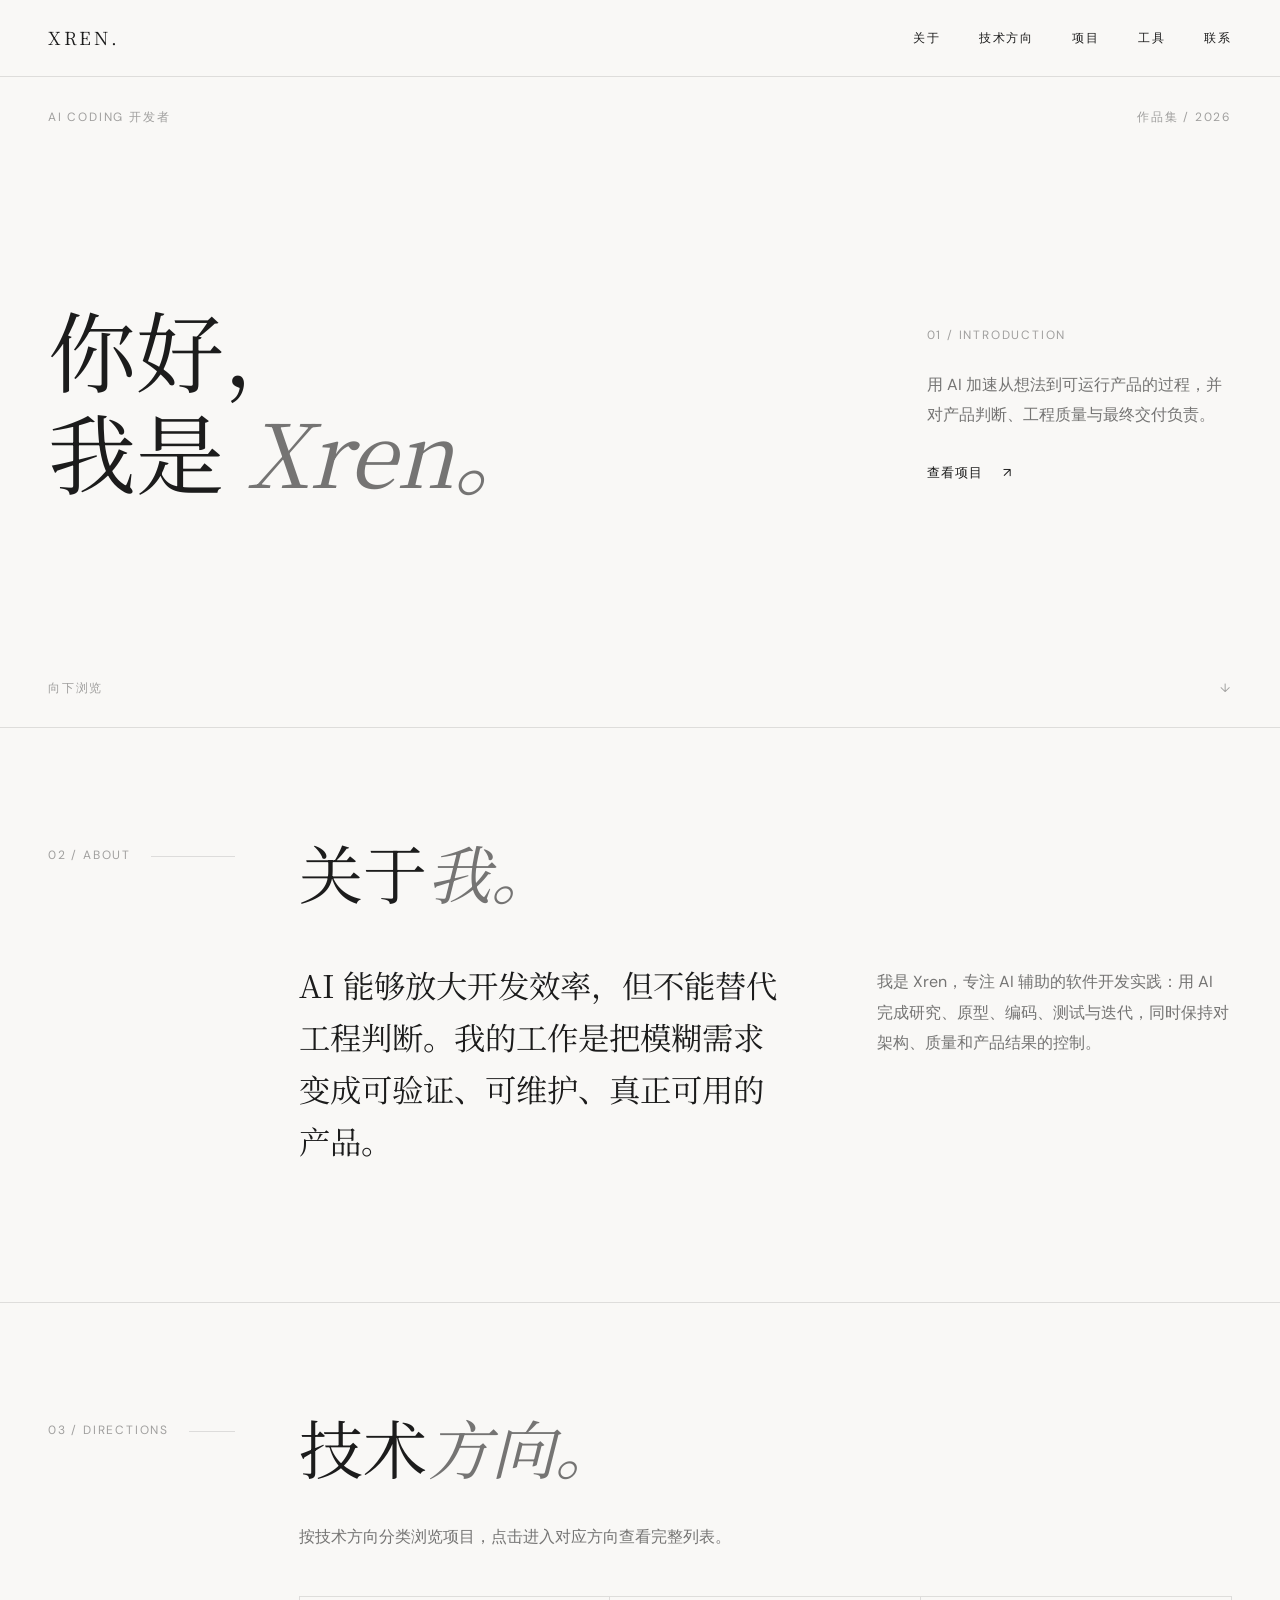
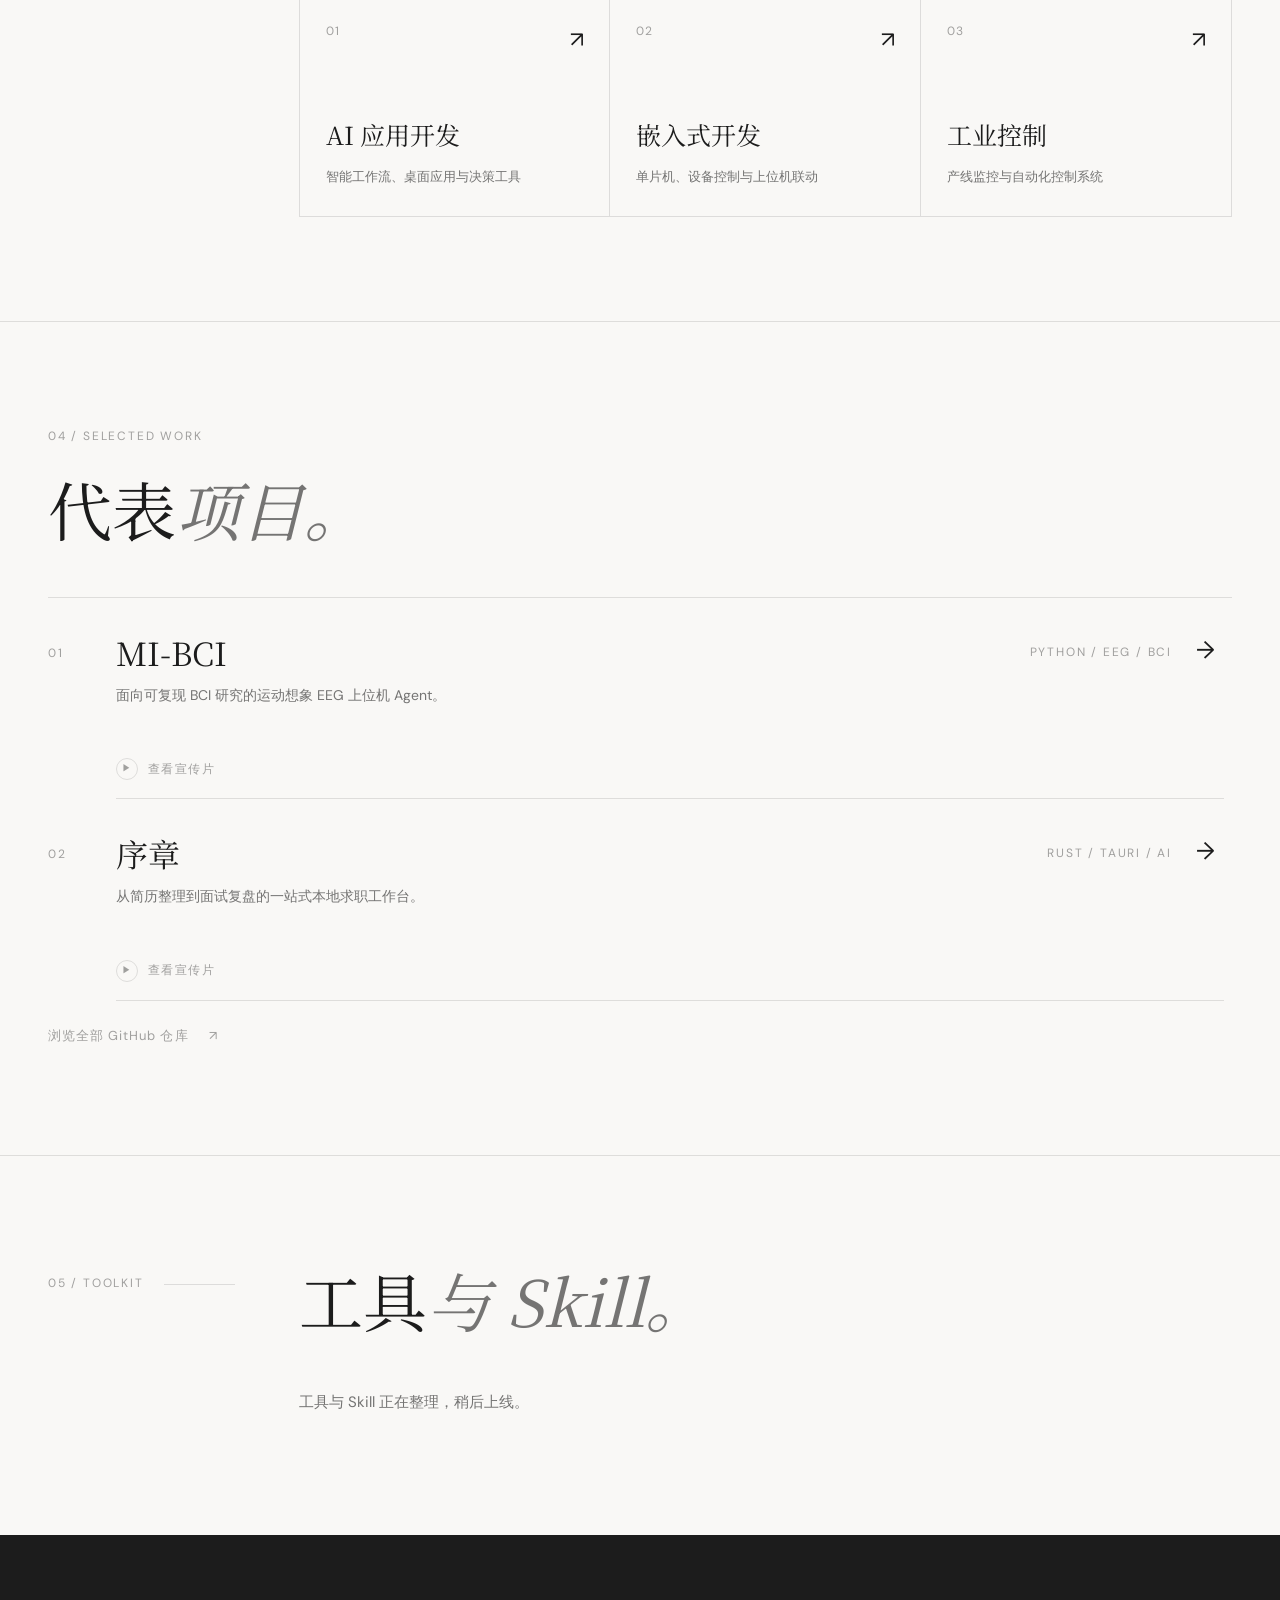
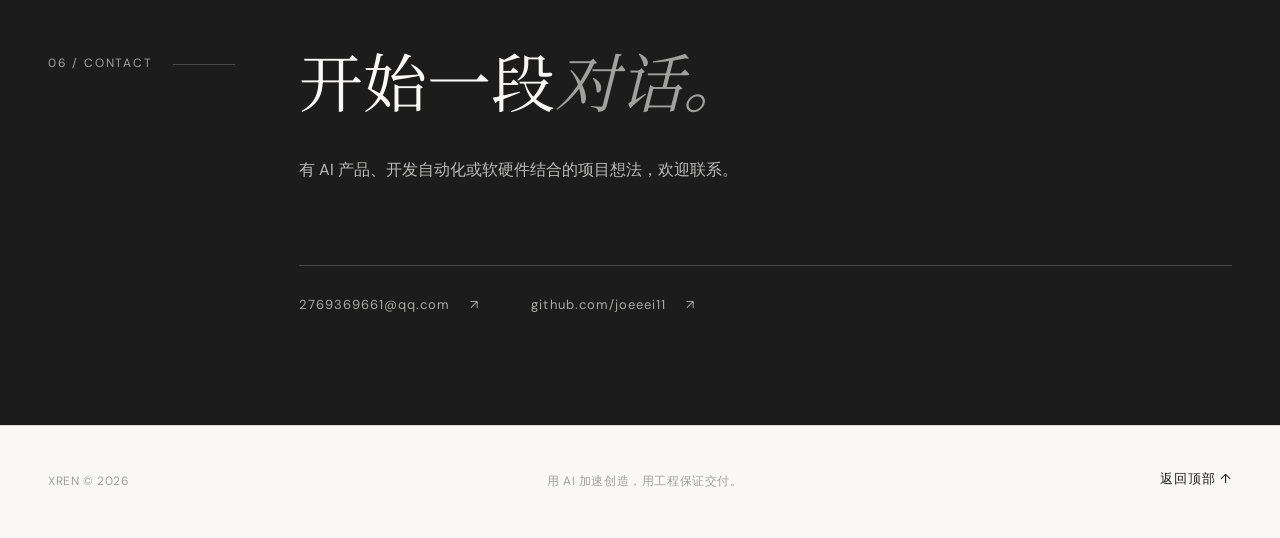
<file: index.html>
<!doctype html>
<html lang="zh-CN">
  <head>
    <meta charset="UTF-8" />
    <meta name="viewport" content="width=device-width, initial-scale=1" />
    <meta name="theme-color" content="#F9F8F6" />
    <meta name="description" content="Xren 的 AI Coding 作品集：从产品定义到可验证交付的开发实践。" />
    <title>Xren | AI Coding 作品集</title>
    <link rel="stylesheet" href="styles.css" />
    <script src="script.js" defer></script>
  </head>
  <body>
    <a class="skip-link" href="#main">跳转到主要内容</a>

    <header class="site-header" id="top">
      <div class="scroll-progress" aria-hidden="true"></div>
      <div class="container header-inner">
        <a class="wordmark" href="#top" aria-label="Xren，返回首页">XREN<span class="wordmark-dot">.</span></a>
        <button class="menu-toggle" type="button" aria-expanded="false" aria-controls="site-nav" aria-label="打开导航菜单">
          <span></span><span></span>
        </button>
        <nav class="site-nav" id="site-nav" aria-label="主导航">
          <a href="#about">关于</a>
          <a href="#focus">技术方向</a>
          <a href="#projects">项目</a>
          <a href="#tools">工具</a>
          <a href="#contact">联系</a>
        </nav>
      </div>
    </header>

    <main id="main">
      <section class="hero container" aria-labelledby="hero-title">
        <div class="hero-meta"><span>AI Coding 开发者</span><span>作品集 / 2026</span></div>
        <div class="hero-body">
          <h1 id="hero-title">你好，<br />我是 <em>Xren。</em></h1>
          <div class="hero-aside">
            <span class="section-index">01 / INTRODUCTION</span>
            <p>用 AI 加速从想法到可运行产品的过程，并对产品判断、工程质量与最终交付负责。</p>
            <a class="text-link" href="#projects">查看项目 <span aria-hidden="true">↗</span></a>
          </div>
        </div>
        <div class="hero-bottom"><span>向下浏览</span><span aria-hidden="true">↓</span></div>
      </section>

      <section class="section about-section" id="about" aria-labelledby="about-title">
        <div class="container section-grid">
          <div class="section-side"><span class="section-index">02 / ABOUT</span><span class="side-rule" aria-hidden="true"></span></div>
          <div class="section-content">
            <h2 id="about-title">关于<span class="italic-muted">我。</span></h2>
            <div class="about-copy">
              <p class="lead">AI 能够放大开发效率，但不能替代工程判断。我的工作是把模糊需求变成可验证、可维护、真正可用的产品。</p>
              <p>我是 Xren，专注 AI 辅助的软件开发实践：用 AI 完成研究、原型、编码、测试与迭代，同时保持对架构、质量和产品结果的控制。</p>
            </div>
          </div>
        </div>
      </section>

      <section class="section focus-section" id="focus" aria-labelledby="focus-title">
        <div class="container section-grid">
          <div class="section-side"><span class="section-index">03 / DIRECTIONS</span><span class="side-rule" aria-hidden="true"></span></div>
          <div class="section-content">
            <h2 id="focus-title">技术<span class="italic-muted">方向。</span></h2>
            <p class="section-intro">按技术方向分类浏览项目，点击进入对应方向查看完整列表。</p>
            <div class="direction-grid">
              <a class="direction-card" href="direction-ai.html">
                <span class="card-index">01</span>
                <strong>AI 应用开发</strong>
                <small>智能工作流、桌面应用与决策工具</small>
                <span class="card-arrow" aria-hidden="true">↗</span>
              </a>
              <a class="direction-card" href="direction-embedded.html">
                <span class="card-index">02</span>
                <strong>嵌入式开发</strong>
                <small>单片机、设备控制与上位机联动</small>
                <span class="card-arrow" aria-hidden="true">↗</span>
              </a>
              <a class="direction-card" href="direction-industrial.html">
                <span class="card-index">03</span>
                <strong>工业控制</strong>
                <small>产线监控与自动化控制系统</small>
                <span class="card-arrow" aria-hidden="true">↗</span>
              </a>
            </div>
          </div>
        </div>
      </section>

      <section class="section projects-section" id="projects" aria-labelledby="projects-title">
        <div class="container">
          <div class="section-heading"><div><span class="section-index">04 / SELECTED WORK</span><h2 id="projects-title">代表<span class="italic-muted">项目。</span></h2></div></div>

          <div class="project-list" aria-label="代表项目列表">

            <a class="project-row project-row--has-preview" href="project-mi-bci.html"><span class="item-number">01</span><div><h3>MI-BCI</h3><p>面向可复现 BCI 研究的运动想象 EEG 上位机 Agent。</p></div><span class="project-category">PYTHON / EEG / BCI</span><span class="project-arrow" aria-hidden="true">→</span></a>
            <div class="project-row-extra">
              <button class="preview-toggle" type="button" aria-expanded="false" aria-controls="preview-mi-bci">
                <span class="preview-toggle-icon" aria-hidden="true">▶</span><span class="toggle-text">查看宣传片</span>
              </button>
              <div class="project-preview" id="preview-mi-bci">
                <div class="project-preview-inner"><div class="project-preview-inner-pad">
                  <figure style="margin:0">
                    <figcaption>MI-BCI 项目宣传片</figcaption>
                    <video controls playsinline preload="none" data-src="assets/mi-bci-promo.mp4" aria-label="MI-BCI 项目宣传片">
                      您的浏览器不支持播放此视频。
                    </video>
                  </figure>
                </div></div>
              </div>
            </div>

            <a class="project-row project-row--has-preview" href="project-careerdesk.html"><span class="item-number">02</span><div><h3>序章</h3><p>从简历整理到面试复盘的一站式本地求职工作台。</p></div><span class="project-category">RUST / TAURI / AI</span><span class="project-arrow" aria-hidden="true">→</span></a>
            <div class="project-row-extra">
              <button class="preview-toggle" type="button" aria-expanded="false" aria-controls="preview-careerdesk">
                <span class="preview-toggle-icon" aria-hidden="true">▶</span><span class="toggle-text">查看宣传片</span>
              </button>
              <div class="project-preview" id="preview-careerdesk">
                <div class="project-preview-inner"><div class="project-preview-inner-pad">
                  <figure style="margin:0">
                    <figcaption>序章项目宣传片</figcaption>
                    <video controls playsinline preload="none" data-src="assets/careerdesk-promo.mp4" aria-label="序章项目宣传片">
                      您的浏览器不支持播放此视频。
                    </video>
                  </figure>
                </div></div>
              </div>
            </div>

          </div>
          <p class="content-note"><a class="text-link" href="https://github.com/joeeei11" target="_blank" rel="noopener noreferrer">浏览全部 GitHub 仓库 <span aria-hidden="true">↗</span></a></p>
        </div>
      </section>

      <section class="section tools-section" id="tools" aria-labelledby="tools-title">
        <div class="container section-grid">
          <div class="section-side"><span class="section-index">05 / TOOLKIT</span><span class="side-rule" aria-hidden="true"></span></div>
          <div class="section-content">
            <h2 id="tools-title">工具<span class="italic-muted">与 Skill。</span></h2>
            <p class="tools-empty-note">工具与 Skill 正在整理，稍后上线。</p>
          </div>
        </div>
      </section>

      <section class="section contact-section" id="contact" aria-labelledby="contact-title">
        <div class="container section-grid">
          <div class="section-side"><span class="section-index">06 / CONTACT</span><span class="side-rule" aria-hidden="true"></span></div>
          <div class="section-content">
            <h2 id="contact-title">开始一段<span class="italic-muted">对话。</span></h2>
            <p class="contact-copy">有 AI 产品、开发自动化或软硬件结合的项目想法，欢迎联系。</p>
            <div class="contact-links"><a class="text-link" href="mailto:2769369661@qq.com">2769369661@qq.com <span aria-hidden="true">↗</span></a><a class="text-link" href="https://github.com/joeeei11" target="_blank" rel="noopener noreferrer">github.com/joeeei11 <span aria-hidden="true">↗</span></a></div>
          </div>
        </div>
      </section>
    </main>

    <footer class="site-footer">
      <div class="container footer-inner"><span>XREN © <span id="year">2026</span></span><span>用 AI 加速创造，用工程保证交付。</span><a class="text-link" href="#top">返回顶部 ↑</a></div>
    </footer>
  </body>
</html>
</file>
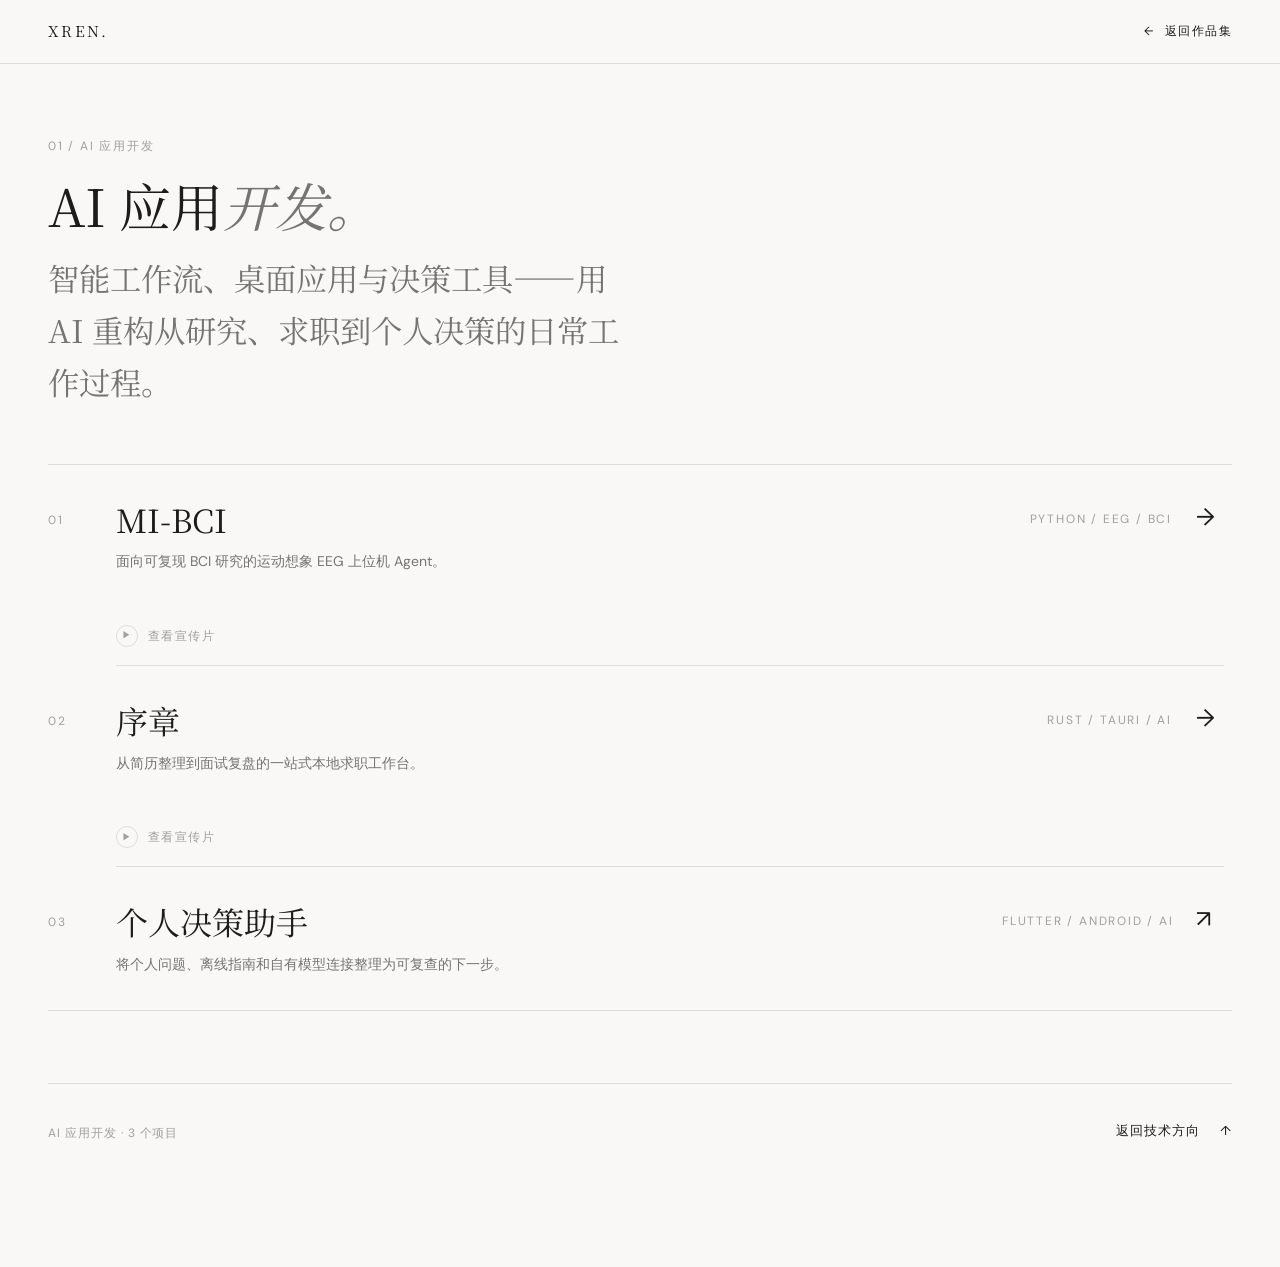
<file: direction-ai.html>
<!doctype html>
<html lang="zh-CN">
  <head>
    <meta charset="UTF-8" />
    <meta name="viewport" content="width=device-width, initial-scale=1" />
    <meta name="theme-color" content="#F9F8F6" />
    <meta name="description" content="AI 应用开发方向：智能工作流、桌面应用与决策工具相关项目。" />
    <title>AI 应用开发 · 技术方向 | Xren</title>
    <link rel="stylesheet" href="styles.css" />
    <script src="script.js" defer></script>
  </head>
  <body class="direction-body">
    <a class="skip-link" href="#main">跳转到主要内容</a>

    <header class="detail-topbar">
      <a class="wordmark" href="index.html" aria-label="Xren，返回首页">XREN<span class="wordmark-dot">.</span></a>
      <a class="back-link" href="index.html#focus"><span aria-hidden="true">←</span>返回作品集</a>
    </header>

    <main class="direction-main" id="main">
      <div class="direction-content">

        <div class="direction-page-header">
          <span class="section-index">01 / AI 应用开发</span>
          <h1>AI 应用<span class="italic-muted">开发。</span></h1>
          <p class="lead">智能工作流、桌面应用与决策工具——用 AI 重构从研究、求职到个人决策的日常工作过程。</p>
        </div>

        <div class="project-list" aria-label="AI 应用开发项目列表">

          <a class="project-row project-row--has-preview" href="project-mi-bci.html"><span class="item-number">01</span><div><h3>MI-BCI</h3><p>面向可复现 BCI 研究的运动想象 EEG 上位机 Agent。</p></div><span class="project-category">PYTHON / EEG / BCI</span><span class="project-arrow" aria-hidden="true">→</span></a>
          <div class="project-row-extra">
            <button class="preview-toggle" type="button" aria-expanded="false" aria-controls="preview-mi-bci">
              <span class="preview-toggle-icon" aria-hidden="true">▶</span><span class="toggle-text">查看宣传片</span>
            </button>
            <div class="project-preview" id="preview-mi-bci">
              <div class="project-preview-inner"><div class="project-preview-inner-pad">
                <figure style="margin:0">
                  <figcaption>MI-BCI 项目宣传片</figcaption>
                  <video controls playsinline preload="none" data-src="assets/mi-bci-promo.mp4" aria-label="MI-BCI 项目宣传片">
                    您的浏览器不支持播放此视频。
                  </video>
                </figure>
              </div></div>
            </div>
          </div>

          <a class="project-row project-row--has-preview" href="project-careerdesk.html"><span class="item-number">02</span><div><h3>序章</h3><p>从简历整理到面试复盘的一站式本地求职工作台。</p></div><span class="project-category">RUST / TAURI / AI</span><span class="project-arrow" aria-hidden="true">→</span></a>
          <div class="project-row-extra">
            <button class="preview-toggle" type="button" aria-expanded="false" aria-controls="preview-careerdesk">
              <span class="preview-toggle-icon" aria-hidden="true">▶</span><span class="toggle-text">查看宣传片</span>
            </button>
            <div class="project-preview" id="preview-careerdesk">
              <div class="project-preview-inner"><div class="project-preview-inner-pad">
                <figure style="margin:0">
                  <figcaption>序章项目宣传片</figcaption>
                  <video controls playsinline preload="none" data-src="assets/careerdesk-promo.mp4" aria-label="序章项目宣传片">
                    您的浏览器不支持播放此视频。
                  </video>
                </figure>
              </div></div>
            </div>
          </div>

          <a class="project-row" href="https://github.com/joeeei11/-" target="_blank" rel="noopener noreferrer"><span class="item-number">03</span><div><h3>个人决策助手</h3><p>将个人问题、离线指南和自有模型连接整理为可复查的下一步。</p></div><span class="project-category">FLUTTER / ANDROID / AI</span><span class="project-arrow" aria-hidden="true">↗</span></a>

        </div>

        <div class="detail-footer-actions">
          <span style="font-size:12px;color:var(--soft);letter-spacing:.08em">AI 应用开发 · 3 个项目</span>
          <a class="text-link" href="index.html#focus">返回技术方向 <span aria-hidden="true">↑</span></a>
        </div>

      </div>
    </main>
  </body>
</html>
</file>
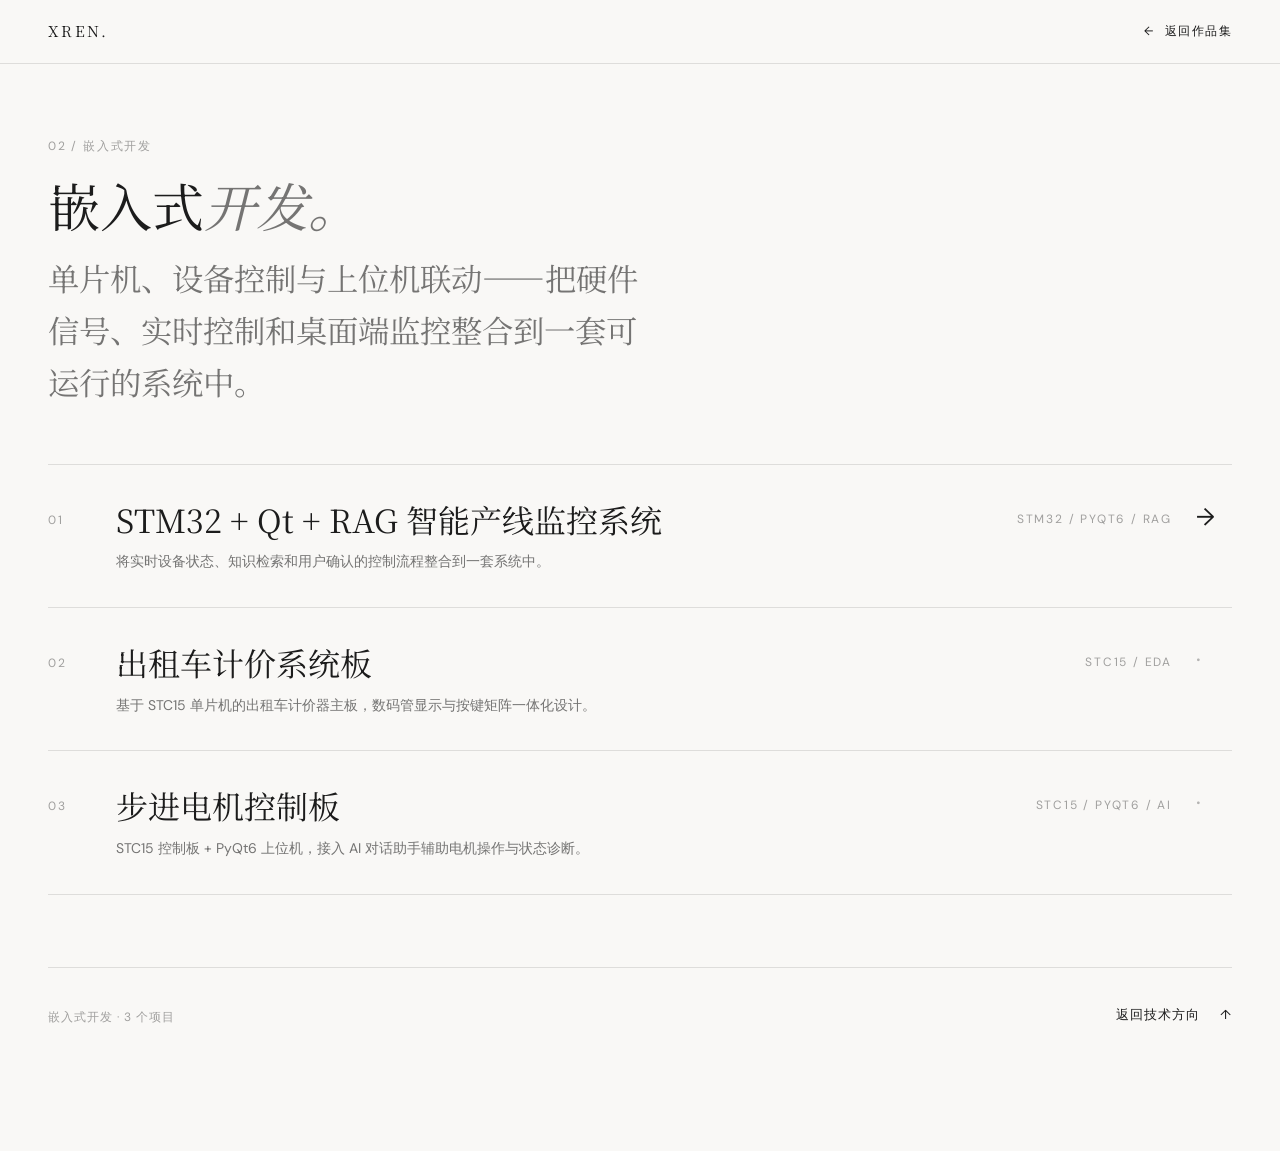
<file: direction-embedded.html>
<!doctype html>
<html lang="zh-CN">
  <head>
    <meta charset="UTF-8" />
    <meta name="viewport" content="width=device-width, initial-scale=1" />
    <meta name="theme-color" content="#F9F8F6" />
    <meta name="description" content="嵌入式开发方向：单片机、设备控制与上位机联动相关项目。" />
    <title>嵌入式开发 · 技术方向 | Xren</title>
    <link rel="stylesheet" href="styles.css" />
    <script src="script.js" defer></script>
  </head>
  <body class="direction-body">
    <a class="skip-link" href="#main">跳转到主要内容</a>

    <header class="detail-topbar">
      <a class="wordmark" href="index.html" aria-label="Xren，返回首页">XREN<span class="wordmark-dot">.</span></a>
      <a class="back-link" href="index.html#focus"><span aria-hidden="true">←</span>返回作品集</a>
    </header>

    <main class="direction-main" id="main">
      <div class="direction-content">

        <div class="direction-page-header">
          <span class="section-index">02 / 嵌入式开发</span>
          <h1>嵌入式<span class="italic-muted">开发。</span></h1>
          <p class="lead">单片机、设备控制与上位机联动——把硬件信号、实时控制和桌面端监控整合到一套可运行的系统中。</p>
        </div>

        <div class="project-list" aria-label="嵌入式开发项目列表">
          <a class="project-row" href="project-stm32-rag.html"><span class="item-number">01</span><div><h3>STM32 + Qt + RAG 智能产线监控系统</h3><p>将实时设备状态、知识检索和用户确认的控制流程整合到一套系统中。</p></div><span class="project-category">STM32 / PYQT6 / RAG</span><span class="project-arrow" aria-hidden="true">→</span></a>
          <div class="project-row is-static"><span class="item-number">02</span><div><h3>出租车计价系统板</h3><p>基于 STC15 单片机的出租车计价器主板，数码管显示与按键矩阵一体化设计。</p></div><span class="project-category">STC15 / EDA</span><span class="project-arrow" aria-hidden="true">·</span></div>
          <div class="project-row is-static"><span class="item-number">03</span><div><h3>步进电机控制板</h3><p>STC15 控制板 + PyQt6 上位机，接入 AI 对话助手辅助电机操作与状态诊断。</p></div><span class="project-category">STC15 / PYQT6 / AI</span><span class="project-arrow" aria-hidden="true">·</span></div>
        </div>

        <div class="detail-footer-actions">
          <span style="font-size:12px;color:var(--soft);letter-spacing:.08em">嵌入式开发 · 3 个项目</span>
          <a class="text-link" href="index.html#focus">返回技术方向 <span aria-hidden="true">↑</span></a>
        </div>

      </div>
    </main>
  </body>
</html>
</file>
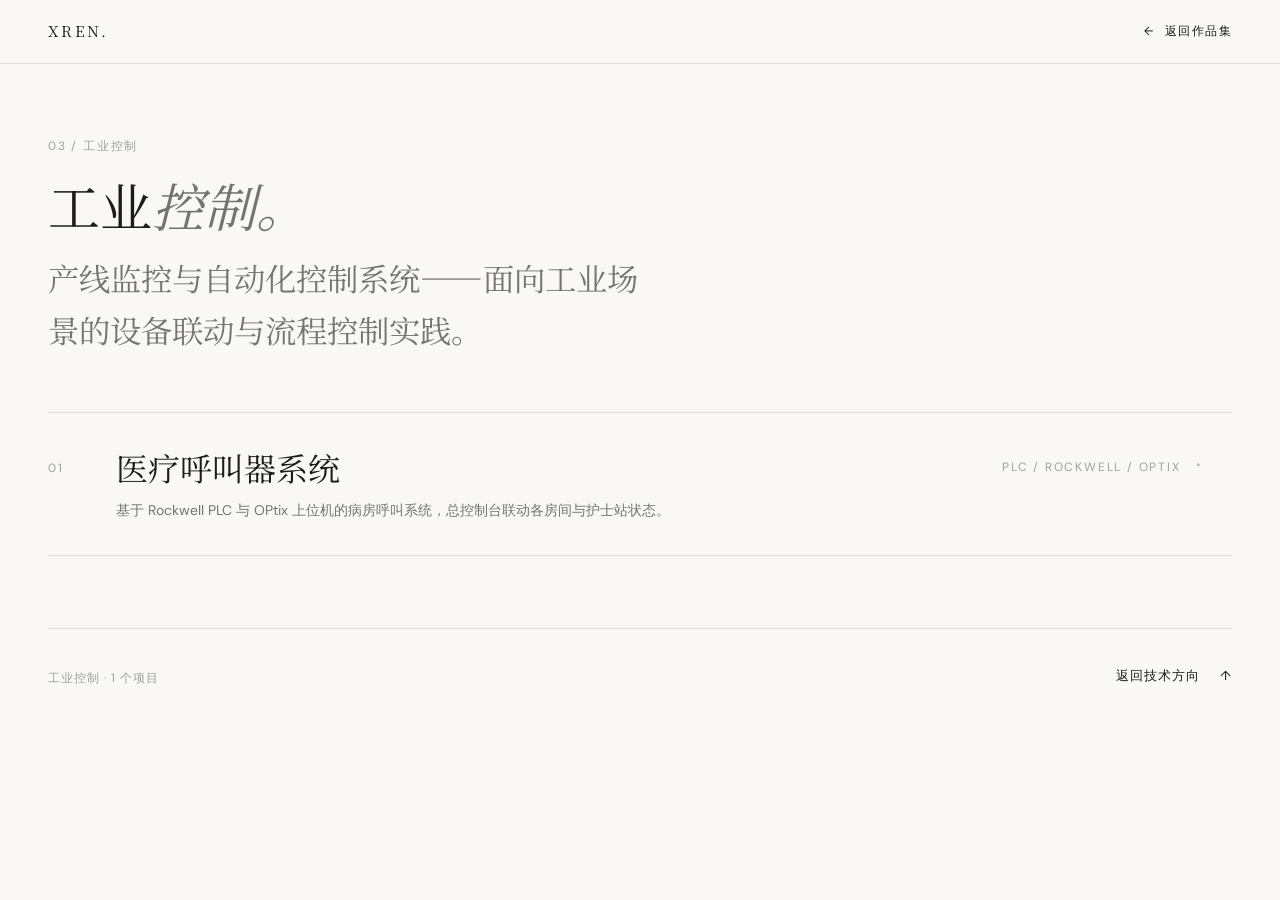
<file: direction-industrial.html>
<!doctype html>
<html lang="zh-CN">
  <head>
    <meta charset="UTF-8" />
    <meta name="viewport" content="width=device-width, initial-scale=1" />
    <meta name="theme-color" content="#F9F8F6" />
    <meta name="description" content="工业控制方向：产线监控与自动化控制系统相关项目。" />
    <title>工业控制 · 技术方向 | Xren</title>
    <link rel="stylesheet" href="styles.css" />
    <script src="script.js" defer></script>
  </head>
  <body class="direction-body">
    <a class="skip-link" href="#main">跳转到主要内容</a>

    <header class="detail-topbar">
      <a class="wordmark" href="index.html" aria-label="Xren，返回首页">XREN<span class="wordmark-dot">.</span></a>
      <a class="back-link" href="index.html#focus"><span aria-hidden="true">←</span>返回作品集</a>
    </header>

    <main class="direction-main" id="main">
      <div class="direction-content">

        <div class="direction-page-header">
          <span class="section-index">03 / 工业控制</span>
          <h1>工业<span class="italic-muted">控制。</span></h1>
          <p class="lead">产线监控与自动化控制系统——面向工业场景的设备联动与流程控制实践。</p>
        </div>

        <div class="project-list" aria-label="工业控制项目列表">
          <div class="project-row is-static"><span class="item-number">01</span><div><h3>医疗呼叫器系统</h3><p>基于 Rockwell PLC 与 OPtix 上位机的病房呼叫系统，总控制台联动各房间与护士站状态。</p></div><span class="project-category">PLC / ROCKWELL / OPTIX</span><span class="project-arrow" aria-hidden="true">·</span></div>
        </div>

        <div class="detail-footer-actions">
          <span style="font-size:12px;color:var(--soft);letter-spacing:.08em">工业控制 · 1 个项目</span>
          <a class="text-link" href="index.html#focus">返回技术方向 <span aria-hidden="true">↑</span></a>
        </div>

      </div>
    </main>
  </body>
</html>
</file>
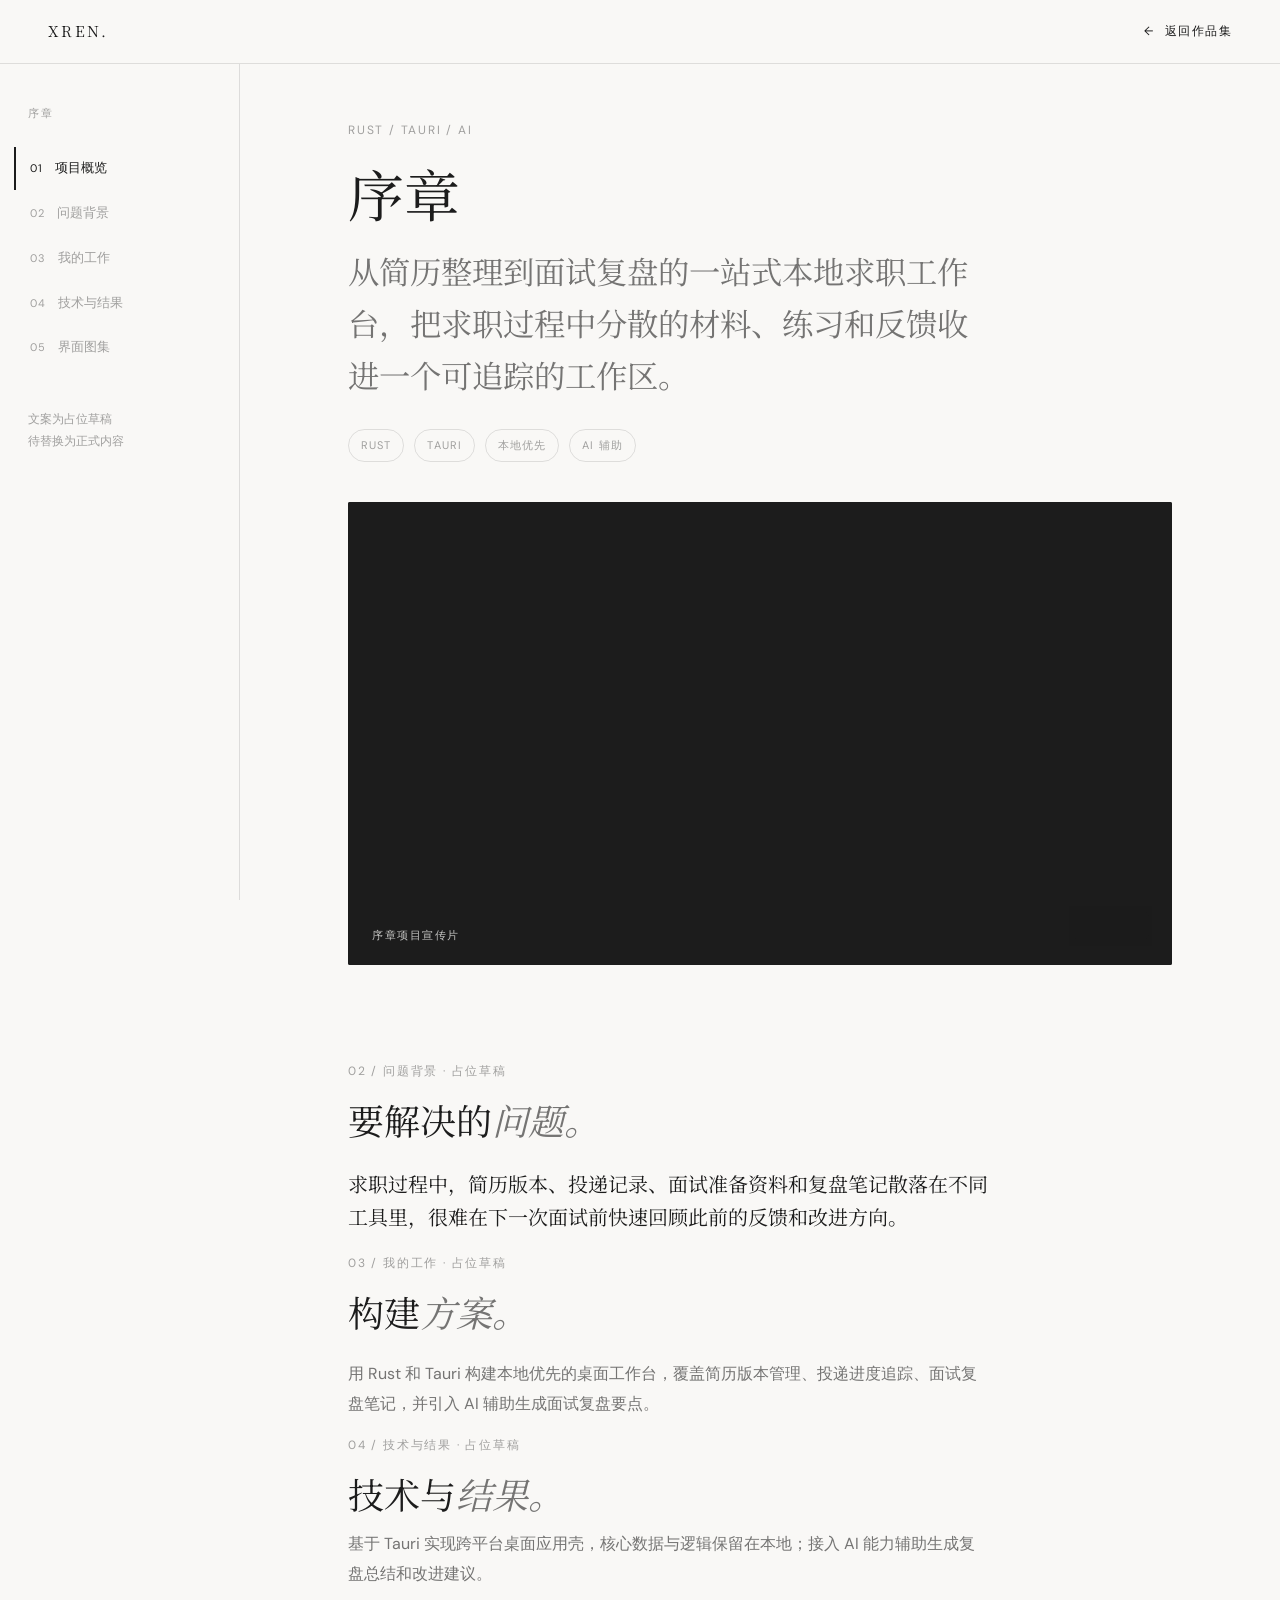
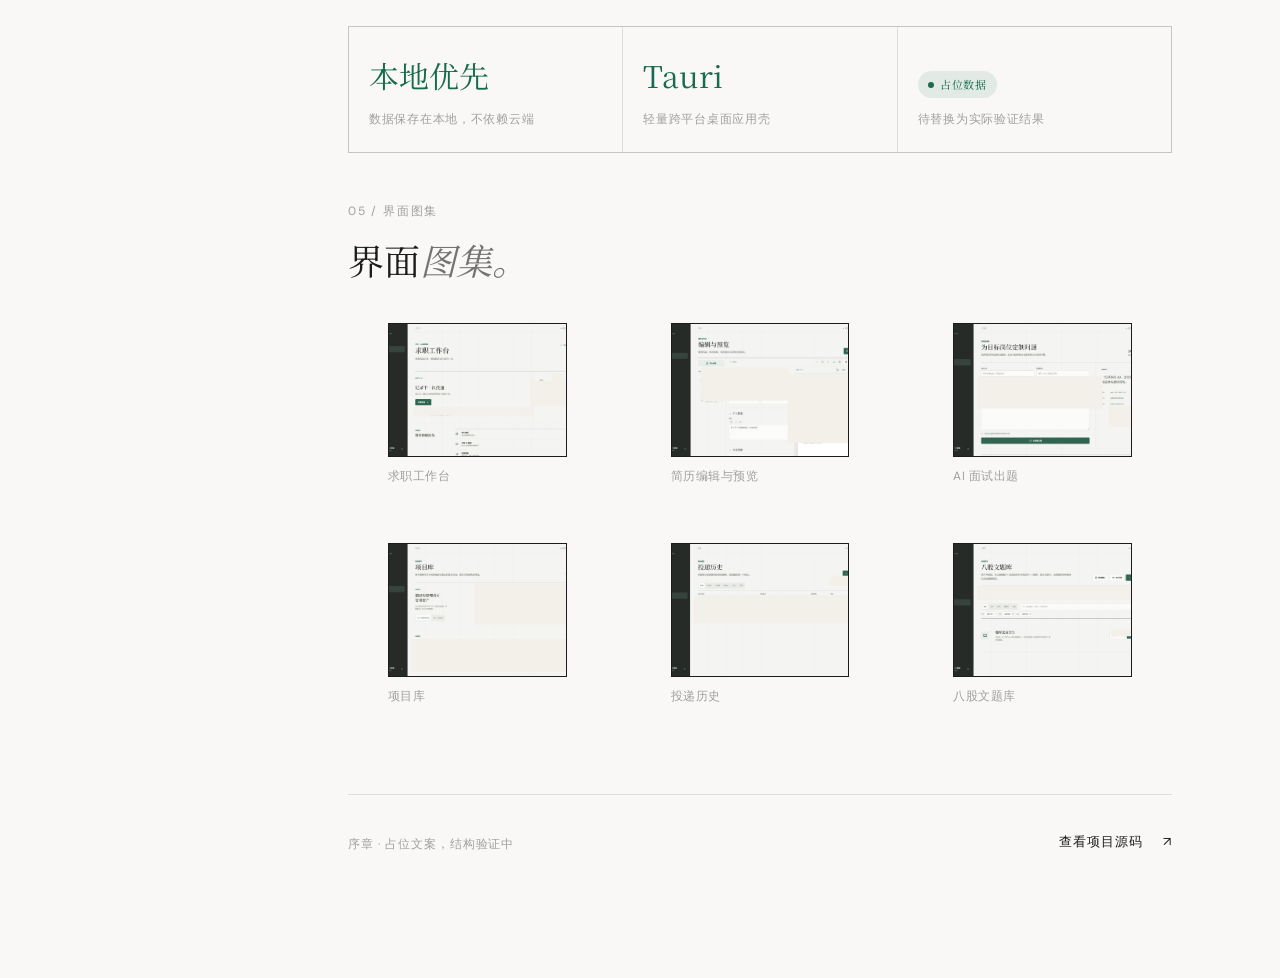
<file: project-careerdesk.html>
<!doctype html>
<html lang="zh-CN">
  <head>
    <meta charset="UTF-8" />
    <meta name="viewport" content="width=device-width, initial-scale=1" />
    <meta name="theme-color" content="#F9F8F6" />
    <meta name="description" content="序章：从简历整理到面试复盘的一站式本地求职工作台，项目详情。" />
    <title>序章 · 项目详情 | Xren</title>
    <link rel="stylesheet" href="styles.css" />
    <script src="script.js" defer></script>
  </head>
  <body class="detail-body">
    <a class="skip-link" href="#overview">跳转到主要内容</a>

    <header class="detail-topbar">
      <a class="wordmark" href="index.html" aria-label="Xren，返回首页">XREN<span class="wordmark-dot">.</span></a>
      <a class="back-link" href="index.html#projects"><span aria-hidden="true">←</span>返回作品集</a>
    </header>

    <aside class="detail-sidebar">
      <p class="sidebar-label">序章</p>
      <nav aria-label="项目详情导航">
        <a href="#overview"><span>01</span>项目概览</a>
        <a href="#context"><span>02</span>问题背景</a>
        <a href="#work"><span>03</span>我的工作</a>
        <a href="#result"><span>04</span>技术与结果</a>
        <a href="#gallery"><span>05</span>界面图集</a>
      </nav>
      <p class="side-foot" style="margin-top:40px;font-size:12px;color:var(--soft);line-height:1.8">文案为占位草稿<br />待替换为正式内容</p>
    </aside>

    <div class="detail-main">
      <div class="detail-content">

        <section class="detail-hero" id="overview" aria-labelledby="detail-title">
          <span class="section-index">RUST / TAURI / AI</span>
          <h1 id="detail-title">序章</h1>
          <p class="lead">从简历整理到面试复盘的一站式本地求职工作台，把求职过程中分散的材料、练习和反馈收进一个可追踪的工作区。</p>
          <div class="detail-tags">
            <span class="detail-tag">Rust</span>
            <span class="detail-tag">Tauri</span>
            <span class="detail-tag">本地优先</span>
            <span class="detail-tag">AI 辅助</span>
          </div>

          <figure class="hero-video-figure">
            <div class="hero-video-wrap">
              <video class="hero-video" data-src="assets/careerdesk-promo.mp4" muted loop playsinline preload="none" aria-label="序章项目宣传片"></video>
              <div class="hero-video-static" aria-hidden="false">
                <button class="play-btn" type="button" aria-label="播放序章项目宣传片">
                  <span class="play-icon">▶</span>
                  <span class="label">播放宣传片</span>
                </button>
              </div>
              <button class="sound-toggle" type="button"><span class="toggle-label">开启声音</span></button>
              <span class="hero-video-overlay-caption">序章项目宣传片</span>
            </div>
          </figure>
        </section>

        <section class="section-band" id="context" aria-labelledby="context-title">
          <span class="section-index" style="margin-bottom:16px">02 / 问题背景 · 占位草稿</span>
          <h2 id="context-title" style="font-size:36px;margin-bottom:24px">要解决的<span class="italic-muted">问题。</span></h2>
          <p class="lead" style="font-size:20px;max-width:640px">求职过程中，简历版本、投递记录、面试准备资料和复盘笔记散落在不同工具里，很难在下一次面试前快速回顾此前的反馈和改进方向。</p>
        </section>

        <section class="section-band" id="work" aria-labelledby="work-title">
          <span class="section-index" style="margin-bottom:16px">03 / 我的工作 · 占位草稿</span>
          <h2 id="work-title" style="font-size:36px;margin-bottom:24px">构建<span class="italic-muted">方案。</span></h2>
          <p style="max-width:640px;color:var(--muted);line-height:1.9">用 Rust 和 Tauri 构建本地优先的桌面工作台，覆盖简历版本管理、投递进度追踪、面试复盘笔记，并引入 AI 辅助生成面试复盘要点。</p>
        </section>

        <section class="section-band" id="result" aria-labelledby="result-title">
          <span class="section-index" style="margin-bottom:16px">04 / 技术与结果 · 占位草稿</span>
          <h2 id="result-title" style="font-size:36px;margin-bottom:12px">技术与<span class="italic-muted">结果。</span></h2>
          <p style="max-width:640px;color:var(--muted);line-height:1.9">基于 Tauri 实现跨平台桌面应用壳，核心数据与逻辑保留在本地；接入 AI 能力辅助生成复盘总结和改进建议。</p>

          <div class="evidence-row">
            <div class="evidence-card"><p class="evidence-value">本地优先</p><p class="evidence-label">数据保存在本地，不依赖云端</p></div>
            <div class="evidence-card"><p class="evidence-value">Tauri</p><p class="evidence-label">轻量跨平台桌面应用壳</p></div>
            <div class="evidence-card"><p class="evidence-value"><span class="status-chip">占位数据</span></p><p class="evidence-label">待替换为实际验证结果</p></div>
          </div>
        </section>

        <section class="section-band" id="gallery" aria-labelledby="gallery-title">
          <span class="section-index" style="margin-bottom:16px">05 / 界面图集</span>
          <h2 id="gallery-title" style="font-size:36px;margin-bottom:24px">界面<span class="italic-muted">图集。</span></h2>
          <div class="detail-gallery">
            <figure class="gallery-shot"><a href="assets/gallery/careerdesk/01-workbench.jpg" target="_blank" rel="noreferrer"><img src="assets/gallery/careerdesk/01-workbench.jpg" alt="序章求职工作台首页" loading="lazy"></a><figcaption>求职工作台</figcaption></figure>
            <figure class="gallery-shot"><a href="assets/gallery/careerdesk/02-resume.jpg" target="_blank" rel="noreferrer"><img src="assets/gallery/careerdesk/02-resume.jpg" alt="序章简历编辑与预览界面" loading="lazy"></a><figcaption>简历编辑与预览</figcaption></figure>
            <figure class="gallery-shot"><a href="assets/gallery/careerdesk/03-ai-interview.jpg" target="_blank" rel="noreferrer"><img src="assets/gallery/careerdesk/03-ai-interview.jpg" alt="序章 AI 面试出题界面" loading="lazy"></a><figcaption>AI 面试出题</figcaption></figure>
            <figure class="gallery-shot"><a href="assets/gallery/careerdesk/04-project-library.jpg" target="_blank" rel="noreferrer"><img src="assets/gallery/careerdesk/04-project-library.jpg" alt="序章项目库界面" loading="lazy"></a><figcaption>项目库</figcaption></figure>
            <figure class="gallery-shot"><a href="assets/gallery/careerdesk/05-applications.jpg" target="_blank" rel="noreferrer"><img src="assets/gallery/careerdesk/05-applications.jpg" alt="序章投递历史界面" loading="lazy"></a><figcaption>投递历史</figcaption></figure>
            <figure class="gallery-shot"><a href="assets/gallery/careerdesk/06-question-bank.jpg" target="_blank" rel="noreferrer"><img src="assets/gallery/careerdesk/06-question-bank.jpg" alt="序章八股文题库界面" loading="lazy"></a><figcaption>八股文题库</figcaption></figure>
          </div>
        </section>

        <div class="detail-footer-actions">
          <span style="font-size:12px;color:var(--soft);letter-spacing:.08em">序章 · 占位文案，结构验证中</span>
          <a class="text-link" href="https://github.com/joeeei11/---" target="_blank" rel="noopener noreferrer">查看项目源码 <span aria-hidden="true">↗</span></a>
        </div>

      </div>
    </div>
  </body>
</html>
</file>
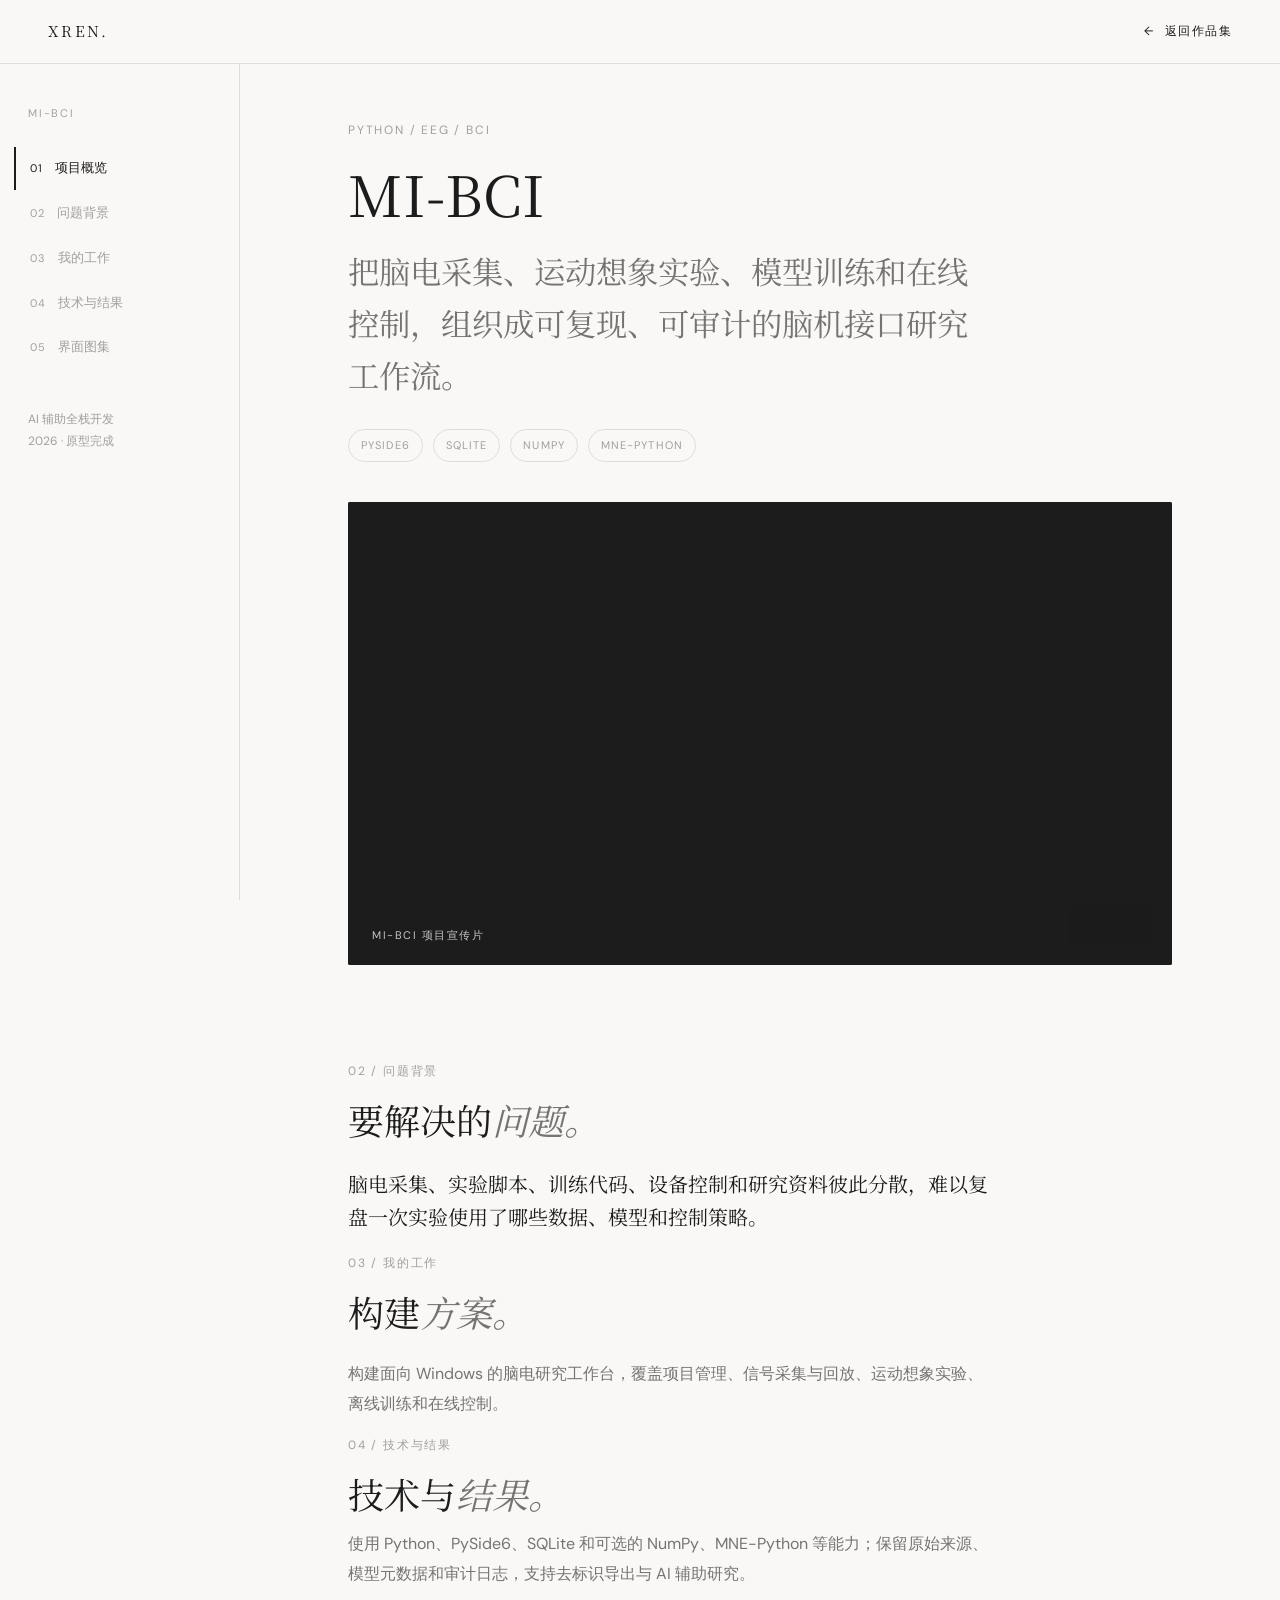
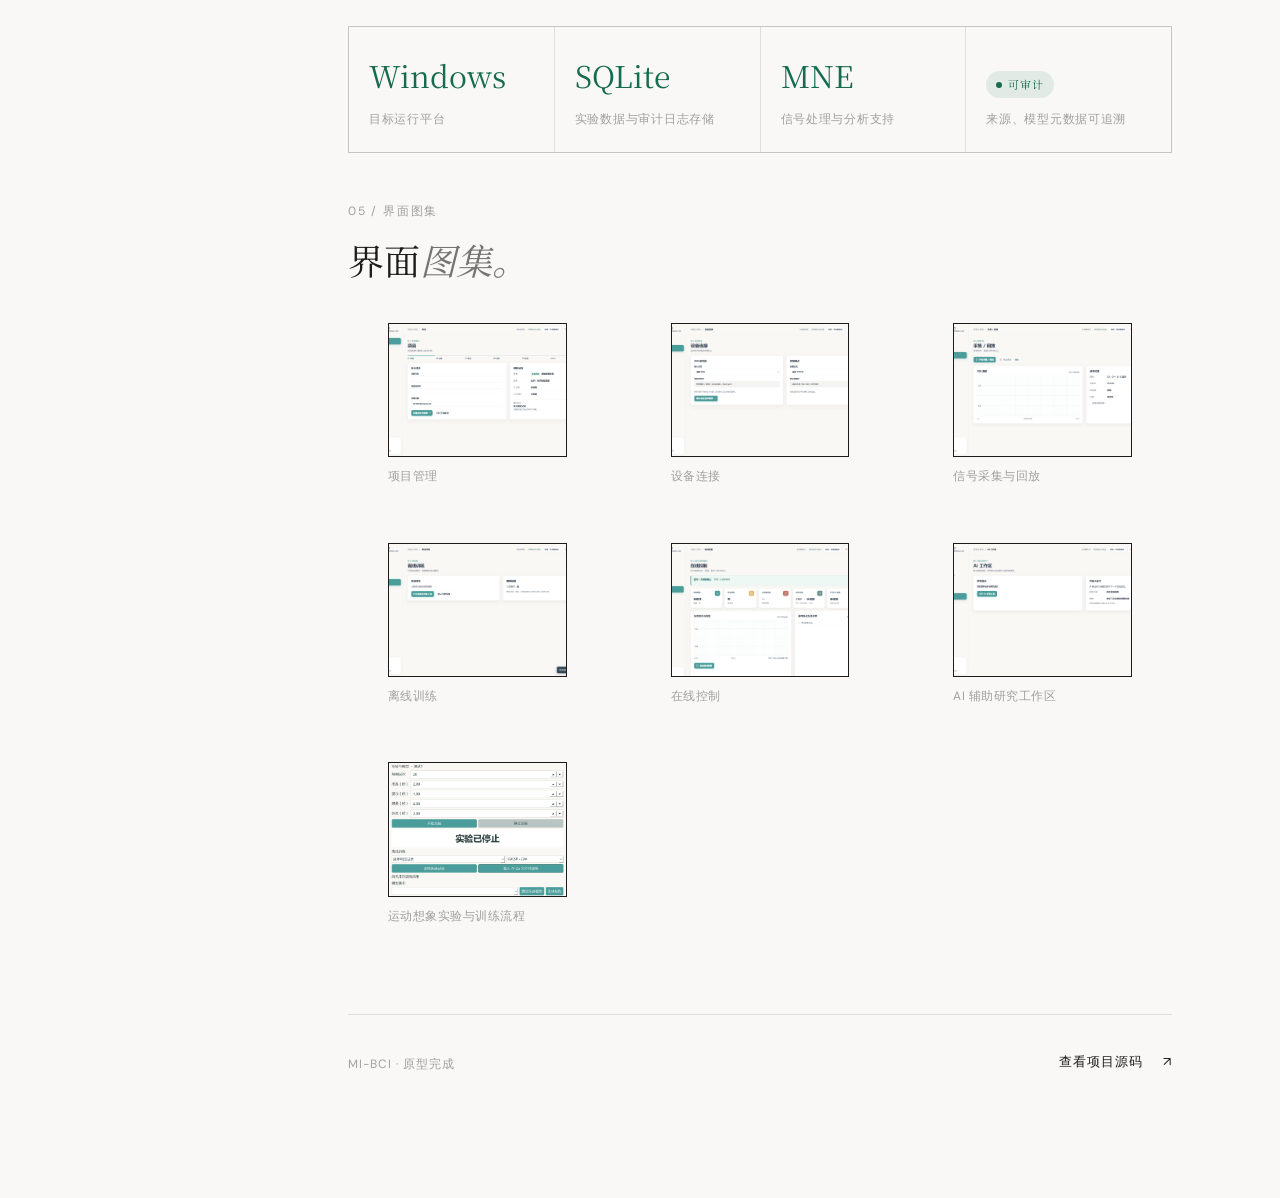
<file: project-mi-bci.html>
<!doctype html>
<html lang="zh-CN">
  <head>
    <meta charset="UTF-8" />
    <meta name="viewport" content="width=device-width, initial-scale=1" />
    <meta name="theme-color" content="#F9F8F6" />
    <meta name="description" content="MI-BCI：面向可复现 BCI 研究的运动想象 EEG 上位机 Agent，项目详情。" />
    <title>MI-BCI · 项目详情 | Xren</title>
    <link rel="stylesheet" href="styles.css" />
    <script src="script.js" defer></script>
  </head>
  <body class="detail-body">
    <a class="skip-link" href="#overview">跳转到主要内容</a>

    <header class="detail-topbar">
      <a class="wordmark" href="index.html" aria-label="Xren，返回首页">XREN<span class="wordmark-dot">.</span></a>
      <a class="back-link" href="index.html#projects"><span aria-hidden="true">←</span>返回作品集</a>
    </header>

    <aside class="detail-sidebar">
      <p class="sidebar-label">MI-BCI</p>
      <nav aria-label="项目详情导航">
        <a href="#overview"><span>01</span>项目概览</a>
        <a href="#context"><span>02</span>问题背景</a>
        <a href="#work"><span>03</span>我的工作</a>
        <a href="#result"><span>04</span>技术与结果</a>
        <a href="#gallery"><span>05</span>界面图集</a>
      </nav>
      <p class="side-foot" style="margin-top:40px;font-size:12px;color:var(--soft);line-height:1.8">AI 辅助全栈开发<br />2026 · 原型完成</p>
    </aside>

    <div class="detail-main">
      <div class="detail-content">

        <section class="detail-hero" id="overview" aria-labelledby="detail-title">
          <span class="section-index">PYTHON / EEG / BCI</span>
          <h1 id="detail-title">MI-BCI</h1>
          <p class="lead">把脑电采集、运动想象实验、模型训练和在线控制，组织成可复现、可审计的脑机接口研究工作流。</p>
          <div class="detail-tags">
            <span class="detail-tag">PySide6</span>
            <span class="detail-tag">SQLite</span>
            <span class="detail-tag">NumPy</span>
            <span class="detail-tag">MNE-Python</span>
          </div>

          <figure class="hero-video-figure">
            <div class="hero-video-wrap">
              <video class="hero-video" data-src="assets/mi-bci-promo.mp4" muted loop playsinline preload="none" aria-label="MI-BCI 项目宣传片"></video>
              <div class="hero-video-static" aria-hidden="false">
                <button class="play-btn" type="button" aria-label="播放 MI-BCI 项目宣传片">
                  <span class="play-icon">▶</span>
                  <span class="label">播放宣传片</span>
                </button>
              </div>
              <button class="sound-toggle" type="button"><span class="toggle-label">开启声音</span></button>
              <span class="hero-video-overlay-caption">MI-BCI 项目宣传片</span>
            </div>
          </figure>
        </section>

        <section class="section-band" id="context" aria-labelledby="context-title">
          <span class="section-index" style="margin-bottom:16px">02 / 问题背景</span>
          <h2 id="context-title" style="font-size:36px;margin-bottom:24px">要解决的<span class="italic-muted">问题。</span></h2>
          <p class="lead" style="font-size:20px;max-width:640px">脑电采集、实验脚本、训练代码、设备控制和研究资料彼此分散，难以复盘一次实验使用了哪些数据、模型和控制策略。</p>
        </section>

        <section class="section-band" id="work" aria-labelledby="work-title">
          <span class="section-index" style="margin-bottom:16px">03 / 我的工作</span>
          <h2 id="work-title" style="font-size:36px;margin-bottom:24px">构建<span class="italic-muted">方案。</span></h2>
          <p style="max-width:640px;color:var(--muted);line-height:1.9">构建面向 Windows 的脑电研究工作台，覆盖项目管理、信号采集与回放、运动想象实验、离线训练和在线控制。</p>
        </section>

        <section class="section-band" id="result" aria-labelledby="result-title">
          <span class="section-index" style="margin-bottom:16px">04 / 技术与结果</span>
          <h2 id="result-title" style="font-size:36px;margin-bottom:12px">技术与<span class="italic-muted">结果。</span></h2>
          <p style="max-width:640px;color:var(--muted);line-height:1.9">使用 Python、PySide6、SQLite 和可选的 NumPy、MNE-Python 等能力；保留原始来源、模型元数据和审计日志，支持去标识导出与 AI 辅助研究。</p>

          <div class="evidence-row">
            <div class="evidence-card"><p class="evidence-value">Windows</p><p class="evidence-label">目标运行平台</p></div>
            <div class="evidence-card"><p class="evidence-value">SQLite</p><p class="evidence-label">实验数据与审计日志存储</p></div>
            <div class="evidence-card"><p class="evidence-value">MNE</p><p class="evidence-label">信号处理与分析支持</p></div>
            <div class="evidence-card"><p class="evidence-value"><span class="status-chip">可审计</span></p><p class="evidence-label">来源、模型元数据可追溯</p></div>
          </div>
        </section>

        <section class="section-band" id="gallery" aria-labelledby="gallery-title">
          <span class="section-index" style="margin-bottom:16px">05 / 界面图集</span>
          <h2 id="gallery-title" style="font-size:36px;margin-bottom:24px">界面<span class="italic-muted">图集。</span></h2>
          <div class="detail-gallery">
            <figure class="gallery-shot"><a href="assets/gallery/mi-bci/01-project.png" target="_blank" rel="noreferrer"><img src="assets/gallery/mi-bci/01-project.png" alt="MI-BCI 项目管理界面" loading="lazy"></a><figcaption>项目管理</figcaption></figure>
            <figure class="gallery-shot"><a href="assets/gallery/mi-bci/02-device-connection.png" target="_blank" rel="noreferrer"><img src="assets/gallery/mi-bci/02-device-connection.png" alt="MI-BCI 设备连接界面" loading="lazy"></a><figcaption>设备连接</figcaption></figure>
            <figure class="gallery-shot"><a href="assets/gallery/mi-bci/03-acquisition-replay.png" target="_blank" rel="noreferrer"><img src="assets/gallery/mi-bci/03-acquisition-replay.png" alt="MI-BCI 信号采集与回放界面" loading="lazy"></a><figcaption>信号采集与回放</figcaption></figure>
            <figure class="gallery-shot"><a href="assets/gallery/mi-bci/04-offline-training.png" target="_blank" rel="noreferrer"><img src="assets/gallery/mi-bci/04-offline-training.png" alt="MI-BCI 离线训练界面" loading="lazy"></a><figcaption>离线训练</figcaption></figure>
            <figure class="gallery-shot"><a href="assets/gallery/mi-bci/05-online-control.png" target="_blank" rel="noreferrer"><img src="assets/gallery/mi-bci/05-online-control.png" alt="MI-BCI 在线控制界面" loading="lazy"></a><figcaption>在线控制</figcaption></figure>
            <figure class="gallery-shot"><a href="assets/gallery/mi-bci/06-ai-workspace.png" target="_blank" rel="noreferrer"><img src="assets/gallery/mi-bci/06-ai-workspace.png" alt="MI-BCI AI 辅助研究工作区" loading="lazy"></a><figcaption>AI 辅助研究工作区</figcaption></figure>
            <figure class="gallery-shot"><a href="assets/gallery/mi-bci/07-experiment-training.png" target="_blank" rel="noreferrer"><img src="assets/gallery/mi-bci/07-experiment-training.png" alt="MI-BCI 运动想象实验与训练流程界面" loading="lazy"></a><figcaption>运动想象实验与训练流程</figcaption></figure>
          </div>
        </section>

        <div class="detail-footer-actions">
          <span style="font-size:12px;color:var(--soft);letter-spacing:.08em">MI-BCI · 原型完成</span>
          <a class="text-link" href="https://github.com/joeeei11/mi-bci" target="_blank" rel="noopener noreferrer">查看项目源码 <span aria-hidden="true">↗</span></a>
        </div>

      </div>
    </div>
  </body>
</html>
</file>
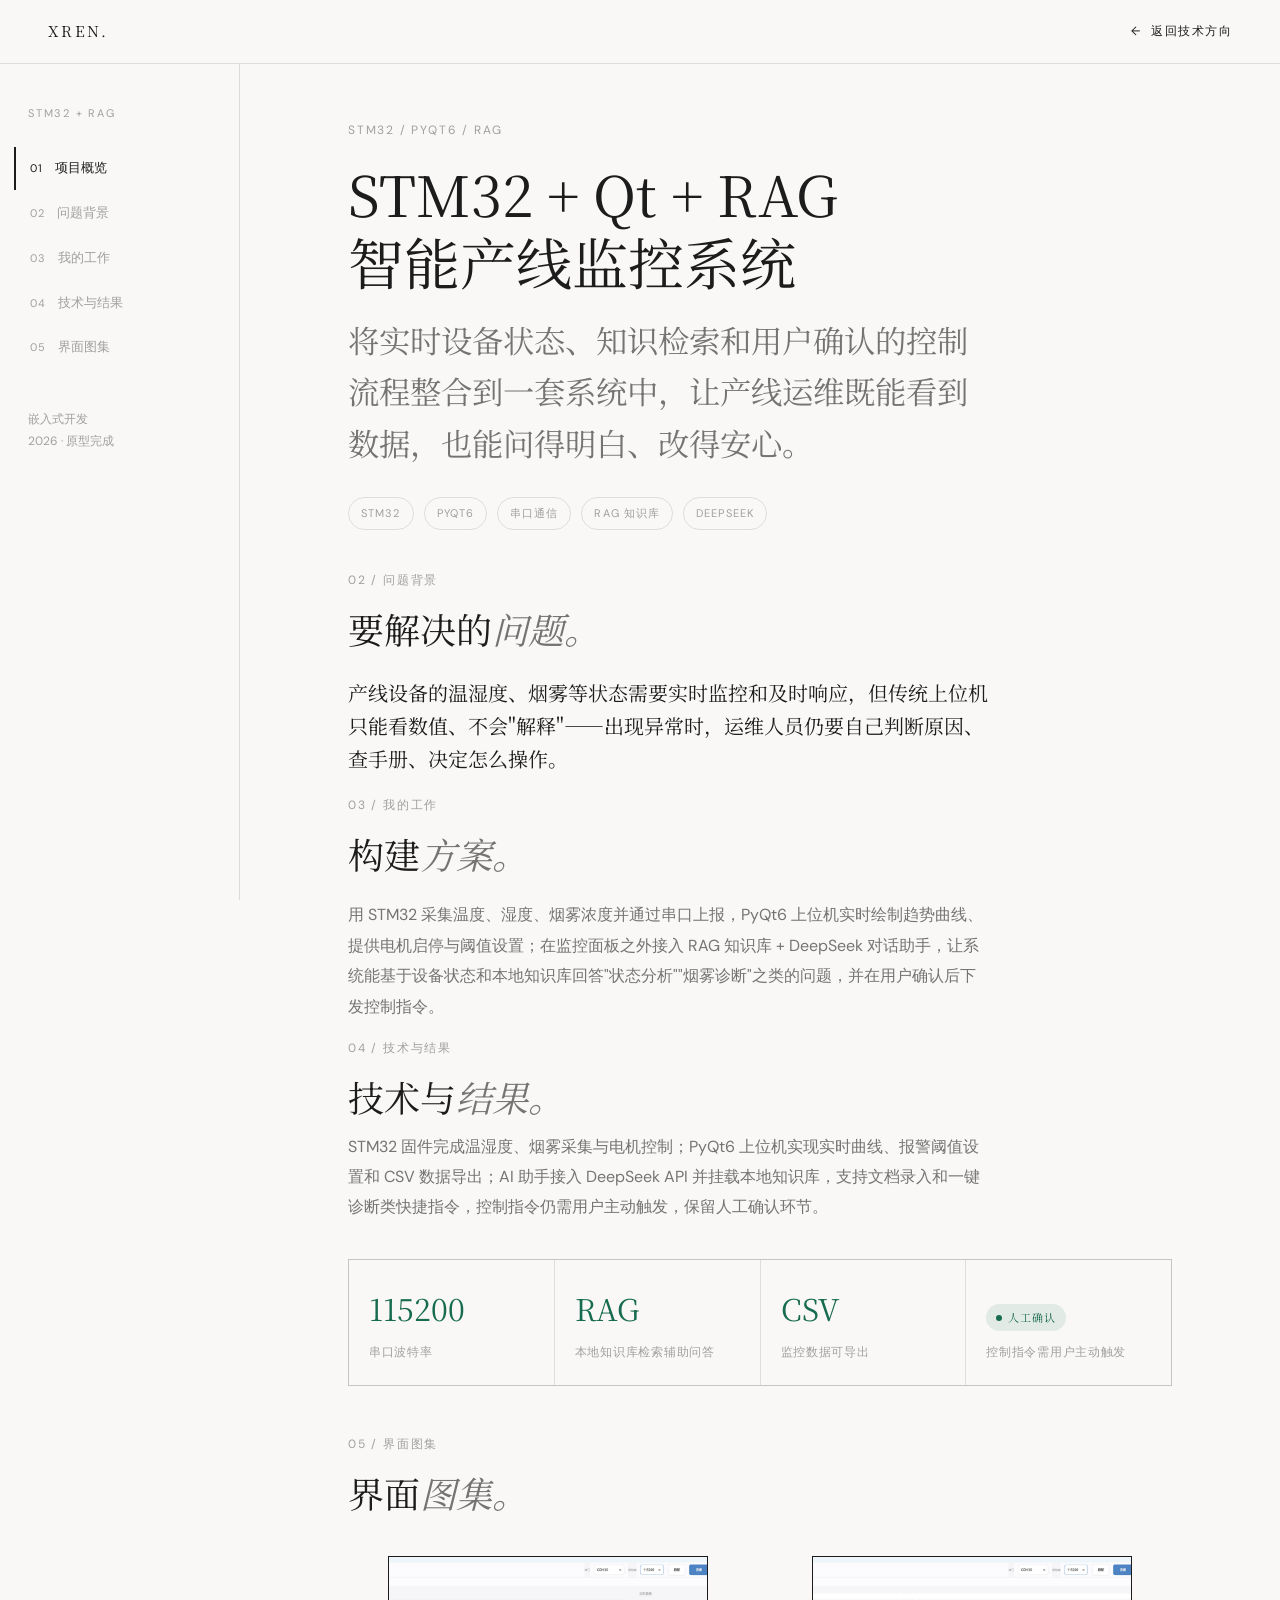
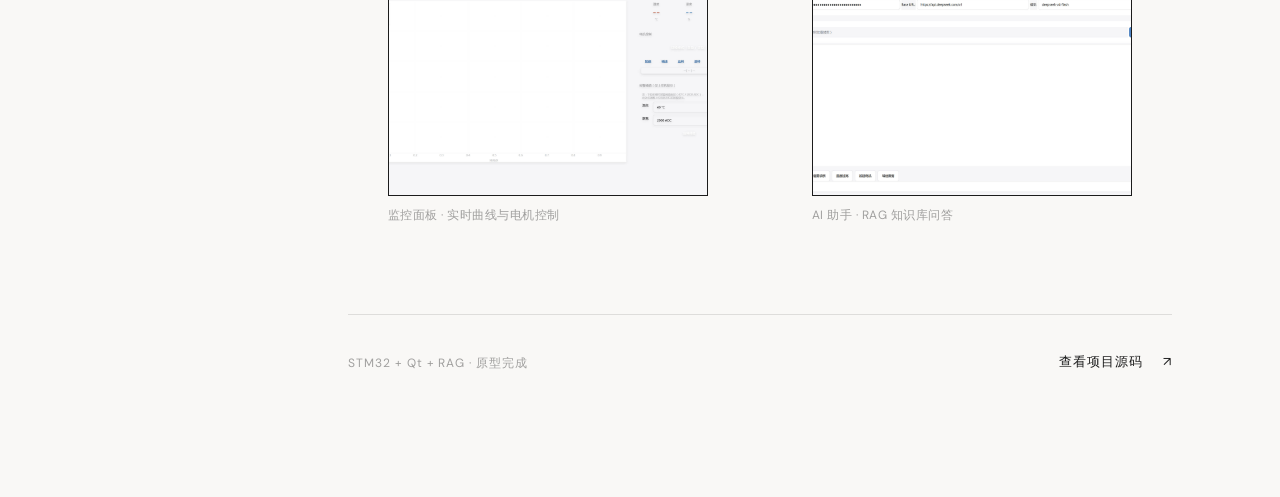
<file: project-stm32-rag.html>
<!doctype html>
<html lang="zh-CN">
  <head>
    <meta charset="UTF-8" />
    <meta name="viewport" content="width=device-width, initial-scale=1" />
    <meta name="theme-color" content="#F9F8F6" />
    <meta name="description" content="STM32 + Qt + RAG 智能产线监控系统：将实时设备状态、知识检索和用户确认的控制流程整合到一套系统中，项目详情。" />
    <title>STM32 + Qt + RAG 智能产线监控系统 · 项目详情 | Xren</title>
    <link rel="stylesheet" href="styles.css" />
    <script src="script.js" defer></script>
  </head>
  <body class="detail-body">
    <a class="skip-link" href="#overview">跳转到主要内容</a>

    <header class="detail-topbar">
      <a class="wordmark" href="index.html" aria-label="Xren，返回首页">XREN<span class="wordmark-dot">.</span></a>
      <a class="back-link" href="direction-embedded.html"><span aria-hidden="true">←</span>返回技术方向</a>
    </header>

    <aside class="detail-sidebar">
      <p class="sidebar-label">STM32 + RAG</p>
      <nav aria-label="项目详情导航">
        <a href="#overview"><span>01</span>项目概览</a>
        <a href="#context"><span>02</span>问题背景</a>
        <a href="#work"><span>03</span>我的工作</a>
        <a href="#result"><span>04</span>技术与结果</a>
        <a href="#gallery"><span>05</span>界面图集</a>
      </nav>
      <p class="side-foot" style="margin-top:40px;font-size:12px;color:var(--soft);line-height:1.8">嵌入式开发<br />2026 · 原型完成</p>
    </aside>

    <div class="detail-main">
      <div class="detail-content">

        <section class="detail-hero" id="overview" aria-labelledby="detail-title">
          <span class="section-index">STM32 / PYQT6 / RAG</span>
          <h1 id="detail-title">STM32 + Qt + RAG<br />智能产线监控系统</h1>
          <p class="lead">将实时设备状态、知识检索和用户确认的控制流程整合到一套系统中，让产线运维既能看到数据，也能问得明白、改得安心。</p>
          <div class="detail-tags">
            <span class="detail-tag">STM32</span>
            <span class="detail-tag">PyQt6</span>
            <span class="detail-tag">串口通信</span>
            <span class="detail-tag">RAG 知识库</span>
            <span class="detail-tag">DeepSeek</span>
          </div>
        </section>

        <section class="section-band" id="context" aria-labelledby="context-title">
          <span class="section-index" style="margin-bottom:16px">02 / 问题背景</span>
          <h2 id="context-title" style="font-size:36px;margin-bottom:24px">要解决的<span class="italic-muted">问题。</span></h2>
          <p class="lead" style="font-size:20px;max-width:640px">产线设备的温湿度、烟雾等状态需要实时监控和及时响应，但传统上位机只能看数值、不会"解释"——出现异常时，运维人员仍要自己判断原因、查手册、决定怎么操作。</p>
        </section>

        <section class="section-band" id="work" aria-labelledby="work-title">
          <span class="section-index" style="margin-bottom:16px">03 / 我的工作</span>
          <h2 id="work-title" style="font-size:36px;margin-bottom:24px">构建<span class="italic-muted">方案。</span></h2>
          <p style="max-width:640px;color:var(--muted);line-height:1.9">用 STM32 采集温度、湿度、烟雾浓度并通过串口上报，PyQt6 上位机实时绘制趋势曲线、提供电机启停与阈值设置；在监控面板之外接入 RAG 知识库 + DeepSeek 对话助手，让系统能基于设备状态和本地知识库回答"状态分析""烟雾诊断"之类的问题，并在用户确认后下发控制指令。</p>
        </section>

        <section class="section-band" id="result" aria-labelledby="result-title">
          <span class="section-index" style="margin-bottom:16px">04 / 技术与结果</span>
          <h2 id="result-title" style="font-size:36px;margin-bottom:12px">技术与<span class="italic-muted">结果。</span></h2>
          <p style="max-width:640px;color:var(--muted);line-height:1.9">STM32 固件完成温湿度、烟雾采集与电机控制；PyQt6 上位机实现实时曲线、报警阈值设置和 CSV 数据导出；AI 助手接入 DeepSeek API 并挂载本地知识库，支持文档录入和一键诊断类快捷指令，控制指令仍需用户主动触发，保留人工确认环节。</p>

          <div class="evidence-row">
            <div class="evidence-card"><p class="evidence-value">115200</p><p class="evidence-label">串口波特率</p></div>
            <div class="evidence-card"><p class="evidence-value">RAG</p><p class="evidence-label">本地知识库检索辅助问答</p></div>
            <div class="evidence-card"><p class="evidence-value">CSV</p><p class="evidence-label">监控数据可导出</p></div>
            <div class="evidence-card"><p class="evidence-value"><span class="status-chip">人工确认</span></p><p class="evidence-label">控制指令需用户主动触发</p></div>
          </div>
        </section>

        <section class="section-band" id="gallery" aria-labelledby="gallery-title">
          <span class="section-index" style="margin-bottom:16px">05 / 界面图集</span>
          <h2 id="gallery-title" style="font-size:36px;margin-bottom:24px">界面<span class="italic-muted">图集。</span></h2>
          <div class="detail-gallery">
            <figure class="gallery-shot"><a href="assets/gallery/stm32-rag/01-monitor-panel.jpg" target="_blank" rel="noreferrer"><img src="assets/gallery/stm32-rag/01-monitor-panel.jpg" alt="STM32 智能产线监控系统监控面板，含实时曲线与电机控制" loading="lazy"></a><figcaption>监控面板 · 实时曲线与电机控制</figcaption></figure>
            <figure class="gallery-shot"><a href="assets/gallery/stm32-rag/02-ai-assistant.jpg" target="_blank" rel="noreferrer"><img src="assets/gallery/stm32-rag/02-ai-assistant.jpg" alt="STM32 智能产线监控系统 AI 助手面板，接入 RAG 知识库" loading="lazy"></a><figcaption>AI 助手 · RAG 知识库问答</figcaption></figure>
          </div>
        </section>

        <div class="detail-footer-actions">
          <span style="font-size:12px;color:var(--soft);letter-spacing:.08em">STM32 + Qt + RAG · 原型完成</span>
          <a class="text-link" href="https://github.com/joeeei11/STM32-QT-RAG-auto-system" target="_blank" rel="noopener noreferrer">查看项目源码 <span aria-hidden="true">↗</span></a>
        </div>

      </div>
    </div>
  </body>
</html>
</file>
<file: styles.css>
@import url('https://fonts.googleapis.com/css2?family=DM+Sans:wght@400;500;600&family=Noto+Serif+SC:wght@400;500&display=swap');

:root{--paper:#F9F8F6;--ink:#1C1C1C;--muted:rgba(28,28,28,.6);--soft:rgba(28,28,28,.4);--rule:rgba(28,28,28,.12);--side:clamp(24px,4vw,48px);--serif:'Noto Serif SC',Georgia,serif;--sans:'DM Sans','Microsoft YaHei',sans-serif}
:root{--accent:#176b50;--accent-soft:rgba(23,107,80,.1);--sidebar:240px}
*{box-sizing:border-box}
html{scroll-behavior:smooth;scroll-padding-top:84px}
body{margin:0;background:var(--paper);color:var(--ink);font-family:var(--sans);font-size:16px;line-height:1.75}
a{color:inherit;text-decoration:none}
button{font:inherit}
button,a{-webkit-tap-highlight-color:transparent}
:focus-visible{outline:2px solid var(--ink);outline-offset:5px}
::selection{background:var(--ink);color:var(--paper)}
.container{width:min(100%,1280px);margin-inline:auto;padding-inline:var(--side)}
.skip-link{position:fixed;z-index:200;top:-80px;left:16px;padding:8px 14px;background:var(--ink);color:var(--paper)}
.skip-link:focus{top:16px}
.site-header{position:sticky;top:0;z-index:50;background:rgba(249,248,246,.96);border-bottom:1px solid var(--rule);backdrop-filter:blur(12px)}
.scroll-progress{position:absolute;bottom:-1px;left:0;width:100%;height:1px;background:var(--ink);transform:scaleX(var(--scroll-progress,0));transform-origin:left;pointer-events:none}
.header-inner{height:76px;display:flex;align-items:center;justify-content:space-between;gap:32px}
.wordmark{font-family:var(--serif);font-size:18px;font-weight:400;letter-spacing:.15em;white-space:nowrap}
.wordmark-dot{letter-spacing:0}
.site-nav{display:flex;align-items:center;gap:clamp(24px,3vw,48px)}
.site-nav a,.section-index,.hero-meta,.hero-bottom,.item-number,.project-category,.content-note,.contact-links,.site-footer{font-size:12px;letter-spacing:.15em}
.site-nav a,.text-link,.site-footer a{position:relative}
.site-nav a::after,.text-link::after{content:"";position:absolute;right:0;bottom:-3px;left:0;height:1px;background:currentColor;transform:scaleX(0);transform-origin:right;transition:transform .5s ease}
.site-nav a:hover::after,.site-nav a:focus-visible::after,.text-link:hover::after,.text-link:focus-visible::after{transform:scaleX(1);transform-origin:left}
.site-nav a[aria-current="location"]{color:var(--ink)}
.site-nav a[aria-current="location"]::after{transform:scaleX(1)}
.menu-toggle{display:none}
.hero{min-height:min(650px,calc(100svh - 132px));display:flex;flex-direction:column;justify-content:space-between;padding-top:30px;padding-bottom:28px}
.hero-meta,.hero-bottom{display:flex;justify-content:space-between;gap:20px;text-transform:uppercase;color:var(--soft)}
.hero-body{display:grid;grid-template-columns:minmax(0,8fr) minmax(230px,3fr);gap:clamp(32px,5vw,72px);align-items:end;padding-block:60px 68px}
h1,h2,h3,p{margin-top:0}
h1,h2,h3{font-family:var(--serif);font-weight:400;letter-spacing:0}
h1{margin-bottom:0;font-size:88px;line-height:1.16}
h1 em,.italic-muted{font-style:italic;color:var(--muted)}
.hero-aside{padding-bottom:12px}
.section-index{display:block;color:var(--soft);text-transform:uppercase;white-space:nowrap}
.hero-aside p{max-width:340px;margin:24px 0 28px;color:var(--muted);line-height:1.9}
.text-link{display:inline-flex;gap:20px;align-items:center;padding-bottom:4px;font-size:13px;letter-spacing:.08em}
.text-link span{transition:transform .5s ease}
.text-link:hover span{transform:translate(3px,-3px)}
.section{padding-block:104px;border-top:1px solid var(--rule)}
.section-grid{display:grid;grid-template-columns:minmax(132px,2fr) minmax(0,10fr);gap:clamp(36px,5vw,72px)}
.section-side{display:flex;align-items:flex-start;gap:20px;padding-top:13px}
.side-rule{height:1px;flex:1;max-width:90px;margin-top:11px;background:var(--rule)}
h2{margin-bottom:48px;font-size:64px;line-height:1.24}
.about-copy{display:grid;grid-template-columns:minmax(0,1.1fr) minmax(0,.8fr);gap:clamp(32px,7vw,120px);align-items:start}
.lead{font-family:var(--serif);font-size:clamp(23px,2.45vw,36px);line-height:1.65}
.about-copy>p:last-child,.section-intro,.focus-list p,.project-row p,.section-heading>p,.detail-list dd,.contact-copy{color:var(--muted);line-height:1.9}
.about-copy>p:last-child{max-width:360px;margin-top:8px}
.section-intro{max-width:520px;margin-top:-12px;margin-bottom:44px}
.direction-grid{display:grid;grid-template-columns:repeat(3,1fr);border-top:1px solid var(--rule);margin-top:8px}
.direction-card{position:relative;display:flex;min-height:220px;flex-direction:column;align-items:flex-start;justify-content:flex-end;gap:10px;padding:28px 26px;border:0;border-right:1px solid var(--rule);border-bottom:1px solid var(--rule);background:transparent;text-align:left;cursor:pointer;transition:background .25s ease,color .25s ease}
.direction-card:first-child{border-left:1px solid var(--rule)}
.direction-card:hover,.direction-card:focus-visible{background:var(--ink);color:var(--paper)}
.direction-card .card-index{position:absolute;top:24px;left:26px;color:var(--soft);font-size:12px;letter-spacing:.13em}
.direction-card:hover .card-index,.direction-card:focus-visible .card-index{color:rgba(249,248,246,.55)}
.direction-card strong{font-family:var(--serif);font-size:25px;font-weight:400}
.direction-card small{max-width:220px;color:var(--muted);font-size:13px;line-height:1.7}
.direction-card:hover small,.direction-card:focus-visible small{color:rgba(249,248,246,.68)}
.direction-card .card-arrow{position:absolute;right:25px;top:24px;font-size:22px;transition:transform .25s ease}
.direction-card:hover .card-arrow,.direction-card:focus-visible .card-arrow{transform:translate(4px,-4px)}
.focus-list{list-style:none;margin:0;padding:0;border-top:1px solid var(--rule)}
.focus-list li{display:grid;grid-template-columns:44px minmax(0,1fr) 28px;gap:24px;align-items:start;padding:25px 0;border-bottom:1px solid var(--rule);transition:background .5s ease}
.focus-list li:hover,.project-row:hover{background:rgba(28,28,28,.02)}
.item-number{padding-top:13px;color:var(--soft)}
.focus-list h3,.project-row h3{margin:0;font-size:32px;line-height:1.4;overflow-wrap:anywhere;transition:font-style .5s ease}
.focus-list li:hover h3,.project-row:hover h3{font-style:italic}
.focus-list p,.project-row p{margin:7px 0 0;font-size:14px}
.item-mark,.project-arrow{padding-top:8px;font-size:24px;line-height:1;transition:transform .5s ease}
.focus-list li:hover .item-mark,.project-row:hover .project-arrow{transform:translate(3px,-3px)}
.section-heading{display:flex;justify-content:space-between;align-items:end;gap:48px;margin-bottom:48px}
.section-heading h2{margin:22px 0 0}
.section-heading>p{max-width:340px;margin:0 0 8px;font-size:14px}
.project-group{margin-top:56px}
.project-group:first-of-type{margin-top:0}
.project-group-title{margin:0 0 4px;font-family:var(--sans);font-weight:500;font-size:13px;letter-spacing:.14em;text-transform:uppercase;color:var(--soft)}
.project-group-empty{margin:0;padding:20px 0;border-top:1px solid var(--rule);font-size:13px;letter-spacing:.06em;color:var(--soft)}
.tools-empty-note{color:var(--muted);font-size:15px;line-height:1.9;max-width:420px}
.project-list{border-top:1px solid var(--rule)}
.project-row{display:grid;grid-template-columns:44px minmax(0,1fr) 170px 28px;gap:24px;align-items:start;padding:32px 8px 32px 0;border-bottom:1px solid var(--rule);transition:background .5s ease}
.project-row.is-static{cursor:default}
.project-row.is-static:hover{background:transparent}
.project-row.is-static:hover h3{font-style:normal}
.project-row.is-static .project-arrow{opacity:.3}
.project-row>div{min-width:0}
.project-row--has-preview{border-bottom:none}
.project-category{padding-top:12px;text-align:right;color:var(--soft);white-space:nowrap}
.row-hint{padding-top:12px;font-size:11px;letter-spacing:.14em;color:var(--soft);text-align:right;white-space:nowrap}
.content-note{margin:24px 0 0;color:var(--soft);letter-spacing:0}
.project-row-extra{padding:0 8px 0 68px}
.preview-toggle{display:inline-flex;align-items:center;gap:10px;padding:18px 0;font-size:12px;letter-spacing:.12em;text-transform:uppercase;color:var(--soft);cursor:pointer;background:none;border:0}
.preview-toggle:hover{color:var(--ink)}
.preview-toggle-icon{display:inline-flex;align-items:center;justify-content:center;width:22px;height:22px;border:1px solid var(--rule);border-radius:50%;font-size:9px;transition:transform .4s ease,background .4s ease}
.preview-toggle[aria-expanded="true"] .preview-toggle-icon{transform:rotate(90deg)}
.preview-toggle:hover .preview-toggle-icon{background:var(--rule)}
.project-preview{margin:0;padding:0 0 0 68px;border-bottom:1px solid var(--rule);display:grid;grid-template-rows:0fr;transition:grid-template-rows .5s cubic-bezier(.16,1,.3,1)}
.project-preview.is-open{grid-template-rows:1fr}
.project-preview-inner{overflow:hidden;min-height:0}
.project-preview-inner-pad{padding:0 0 32px}
.project-preview figcaption{margin-bottom:16px;font-size:12px;letter-spacing:.16em;color:var(--soft)}
.project-preview video{display:block;width:100%;aspect-ratio:16/9;max-height:640px;background:var(--ink);object-fit:contain;max-width:760px}
.contact-section{background:var(--ink);color:var(--paper)}
.contact-section .section-index,.contact-section .italic-muted{color:rgba(249,248,246,.6)}
.contact-section .side-rule{background:rgba(249,248,246,.2)}
.contact-section h2{margin-bottom:35px}
.contact-copy{max-width:450px;color:rgba(249,248,246,.72)}
.contact-links{display:flex;flex-wrap:wrap;gap:16px 52px;margin-top:80px;padding-top:28px;border-top:1px solid rgba(249,248,246,.2);letter-spacing:.08em;color:rgba(249,248,246,.64)}
.site-footer{border-top:1px solid var(--rule);color:var(--soft);letter-spacing:.05em}
.footer-inner{display:flex;justify-content:space-between;align-items:center;gap:25px;min-height:112px}
.site-footer a{color:var(--ink)}
@media (prefers-reduced-motion:no-preference){
  .hero-meta{animation:hero-enter .7s cubic-bezier(.16,1,.3,1) both}
  .hero h1{animation:hero-enter .9s .12s cubic-bezier(.16,1,.3,1) both}
  .hero-aside{animation:hero-enter .9s .3s cubic-bezier(.16,1,.3,1) both}
  .motion-ready .reveal{opacity:0;transform:translateY(22px);transition:opacity .75s ease,transform .75s cubic-bezier(.16,1,.3,1);transition-delay:var(--reveal-delay,0ms)}
  .motion-ready .reveal.is-visible{opacity:1;transform:translateY(0)}
}
@keyframes hero-enter{from{opacity:0;transform:translateY(18px)}to{opacity:1;transform:translateY(0)}}
@media(max-width:900px){h1{font-size:72px}h2{font-size:52px}.hero-body{grid-template-columns:1fr;gap:36px}.hero-aside{max-width:450px}.section-grid{grid-template-columns:1fr;gap:28px}.section-side{padding-top:0}.about-copy{gap:36px}.project-row{grid-template-columns:40px minmax(0,1fr) 24px}.project-category,.row-hint{grid-column:2;grid-row:2;text-align:left;padding-top:0}.project-arrow{grid-column:3;grid-row:1}.direction-grid{grid-template-columns:1fr}.direction-card{border-left:1px solid var(--rule) !important;min-height:180px}}
@media(max-width:640px){.project-preview-inner-pad{padding:0 0 28px}.project-row-extra{padding-left:0}.project-preview{padding-left:0}}
@media(max-width:640px){html{scroll-padding-top:68px}.header-inner{height:68px}.wordmark{font-size:15px}.menu-toggle{display:flex;width:44px;height:44px;flex-direction:column;align-items:center;justify-content:center;gap:6px;border:0;background:transparent;cursor:pointer}.menu-toggle span{display:block;width:22px;height:1px;background:var(--ink);transition:transform .3s ease}.menu-toggle[aria-expanded="true"] span:first-child{transform:translateY(3.5px) rotate(45deg)}.menu-toggle[aria-expanded="true"] span:last-child{transform:translateY(-3.5px) rotate(-45deg)}.site-nav{display:none;position:absolute;top:68px;left:0;right:0;padding:20px var(--side) 30px;background:var(--paper);border-bottom:1px solid var(--rule);flex-direction:column;align-items:stretch;gap:0}.site-nav.is-open{display:flex}.site-nav a{padding:12px 0;font-size:14px}.hero{min-height:calc(100svh - 132px)}.hero-meta,.hero-bottom{font-size:10px}.hero-body{padding-block:48px;gap:36px}h1{font-size:52px}h2{font-size:42px;margin-bottom:36px}.section{padding-block:72px}.about-copy,.detail-layout{grid-template-columns:1fr;gap:24px}.section-intro{margin-top:0;margin-bottom:36px}.focus-list li{grid-template-columns:28px minmax(0,1fr) 20px;gap:12px;padding:24px 0}.focus-list h3,.project-row h3{font-size:25px}.section-heading{display:block;margin-bottom:36px}.section-heading>p{margin:20px 0 0}.project-row{grid-template-columns:28px minmax(0,1fr) 20px;gap:12px;padding-block:26px}.project-category,.row-hint{grid-column:2;grid-row:2;text-align:left;padding-top:0;white-space:normal}.project-arrow{grid-column:3;grid-row:1}.contact-links{margin-top:48px;flex-direction:column;overflow-wrap:anywhere}.footer-inner{min-height:130px;flex-wrap:wrap;justify-content:space-between;padding-block:26px}.footer-inner>span:nth-child(2){width:100%;order:3}}
@media(prefers-reduced-motion:reduce){html{scroll-behavior:auto}*,*::before,*::after{animation-duration:.01ms!important;transition-duration:.01ms!important}}

/* ===== Project detail pages ===== */
.detail-body{display:flex}
.detail-topbar{position:fixed;top:0;left:0;right:0;z-index:60;height:64px;display:flex;align-items:center;justify-content:space-between;padding-inline:var(--side);background:rgba(249,248,246,.96);border-bottom:1px solid var(--rule);backdrop-filter:blur(12px)}
.detail-topbar .wordmark{font-size:15px}
.back-link{display:inline-flex;align-items:center;gap:10px;font-size:12px;letter-spacing:.12em;text-transform:uppercase}
.back-link span{transition:transform .4s ease}
.back-link:hover span{transform:translateX(-3px)}
.detail-sidebar{position:fixed;top:64px;left:0;width:var(--sidebar);height:calc(100% - 64px);overflow-y:auto;padding:40px 28px;border-right:1px solid var(--rule)}
.sidebar-label{margin:0 0 24px;font-size:11px;letter-spacing:.16em;color:var(--soft);text-transform:uppercase}
.detail-sidebar nav{display:flex;flex-direction:column;gap:2px}
.detail-sidebar nav a{display:flex;align-items:baseline;gap:12px;padding:10px 0;font-size:13px;color:var(--soft);border-left:2px solid transparent;padding-left:14px;margin-left:-14px;transition:color .3s ease,border-color .3s ease}
.detail-sidebar nav a span{font-size:11px;letter-spacing:.1em}
.detail-sidebar nav a:hover,.detail-sidebar nav a[aria-current="location"]{color:var(--ink);border-left-color:var(--ink)}
.detail-main{flex:1;margin-left:var(--sidebar);padding-top:64px}
.detail-content{width:min(100%,920px);margin-inline:auto;padding:0 var(--side) 120px}

/* Hero: video as visual centerpiece */
.detail-hero{padding-top:56px}
.detail-hero .section-index{margin-bottom:18px}
.detail-hero h1{font-size:56px;line-height:1.22;margin-bottom:18px;animation:hero-enter .8s cubic-bezier(.16,1,.3,1) both}
.detail-hero .lead{max-width:640px;color:var(--muted);margin-bottom:28px;animation:hero-enter .8s .1s cubic-bezier(.16,1,.3,1) both}
.detail-tags{display:flex;flex-wrap:wrap;gap:10px;margin-bottom:40px}
.detail-tag{font-size:11px;letter-spacing:.1em;text-transform:uppercase;color:var(--soft);padding:6px 12px;border:1px solid var(--rule);border-radius:999px}

.hero-video-figure{position:relative;margin:0 0 96px;border-radius:2px;overflow:hidden;background:var(--ink)}
.hero-video-wrap{position:relative;aspect-ratio:16/9;background:var(--ink)}
.hero-video{display:block;width:100%;height:100%;object-fit:cover}
.hero-video-overlay-caption{position:absolute;left:24px;bottom:20px;font-size:11px;letter-spacing:.14em;color:rgba(249,248,246,.78);text-transform:uppercase}
.sound-toggle{position:absolute;right:20px;bottom:20px;display:inline-flex;align-items:center;gap:8px;padding:9px 16px;font-size:11px;letter-spacing:.1em;text-transform:uppercase;color:#fff;background:rgba(28,28,28,.55);border:1px solid rgba(249,248,246,.35);border-radius:999px;cursor:pointer;backdrop-filter:blur(6px);transition:background .3s ease}
.sound-toggle:hover{background:rgba(28,28,28,.8)}
.hero-video-static{position:absolute;inset:0;display:flex;align-items:center;justify-content:center;background:linear-gradient(135deg,#232622,#141514)}
.hero-video-static .play-btn{display:flex;flex-direction:column;align-items:center;gap:12px;background:none;border:0;color:#fff;cursor:pointer}
.play-icon{display:flex;align-items:center;justify-content:center;width:64px;height:64px;border:1px solid rgba(249,248,246,.5);border-radius:50%;font-size:20px}
.play-btn span.label{font-size:11px;letter-spacing:.14em;text-transform:uppercase;color:rgba(249,248,246,.78)}
.hero-video-placeholder .hero-video-wrap{display:flex;align-items:center;justify-content:center;background:linear-gradient(135deg,#2a2d28 0%,#1c1c1c 55%,#232622 100%)}
.placeholder-mark{display:flex;flex-direction:column;align-items:center;gap:14px;color:rgba(249,248,246,.82)}
.placeholder-mark .play-icon{width:72px;height:72px;font-size:22px;border-color:rgba(249,248,246,.4)}
.placeholder-mark .label{font-size:11px;letter-spacing:.16em;text-transform:uppercase;color:rgba(249,248,246,.6)}

/* Evidence cards for 技术与结果 */
.evidence-row{display:grid;grid-template-columns:repeat(auto-fit,minmax(150px,1fr));gap:1px;background:var(--rule);border:1px solid var(--rule);margin:36px 0 48px}
.evidence-card{background:var(--paper);padding:22px 20px}
.evidence-value{margin:0;font-family:var(--serif);font-size:30px;color:var(--accent)}
.evidence-label{margin:8px 0 0;font-size:12px;letter-spacing:.06em;color:var(--soft)}
.status-chip{display:inline-flex;align-items:center;gap:6px;font-size:11px;letter-spacing:.08em;text-transform:uppercase;color:var(--accent);background:var(--accent-soft);padding:4px 10px;border-radius:999px}
.status-chip::before{content:"";width:6px;height:6px;border-radius:50%;background:var(--accent)}

/* Gallery placeholders */
.detail-gallery{display:grid;grid-template-columns:repeat(auto-fit,minmax(240px,1fr));gap:24px;margin-top:8px}
.gallery-slot{aspect-ratio:4/3;border:1px dashed var(--rule);display:flex;align-items:center;justify-content:center;color:var(--soft);font-size:12px;letter-spacing:.1em;text-align:center;padding:16px}
.gallery-shot{display:block}
.gallery-shot a{display:block;border:1px solid var(--rule);overflow:hidden;background:var(--ink)}
.gallery-shot img{display:block;width:100%;aspect-ratio:4/3;object-fit:cover;transition:transform .5s ease}
.gallery-shot a:hover img{transform:scale(1.03)}
.gallery-shot figcaption{margin-top:10px;font-size:12px;color:var(--soft);letter-spacing:.04em;line-height:1.6}

.detail-footer-actions{margin-top:72px;padding-top:36px;border-top:1px solid var(--rule);display:flex;justify-content:space-between;align-items:center;flex-wrap:wrap;gap:20px}

/* ===== Direction index pages（无侧边栏，顶部栏+单栏内容） ===== */
.direction-body{display:block}
.direction-main{padding-top:64px}
.direction-content{width:min(100%,1280px);margin-inline:auto;padding:72px var(--side) 120px}
.direction-page-header{margin-bottom:56px}
.direction-page-header .section-index{margin-bottom:16px}
.direction-page-header h1{font-size:52px;line-height:1.22;margin-bottom:16px}
.direction-page-header .lead{max-width:600px;color:var(--muted)}
.direction-empty-note{padding:48px 0;border-top:1px solid var(--rule);color:var(--soft);font-size:14px;letter-spacing:.04em}
@media(max-width:640px){
  .direction-content{padding:48px 20px 96px}
  .direction-page-header h1{font-size:38px}
}

@media(max-width:1050px){
  .detail-sidebar{display:none}
  .detail-main{margin-left:0}
  .detail-content{width:100%}
}
@media(max-width:640px){
  .detail-topbar{padding-inline:20px}
  .detail-hero h1{font-size:40px}
  .hero-video-figure{margin-bottom:64px}
  .detail-footer-actions{flex-direction:column;align-items:flex-start}
}
</file>
